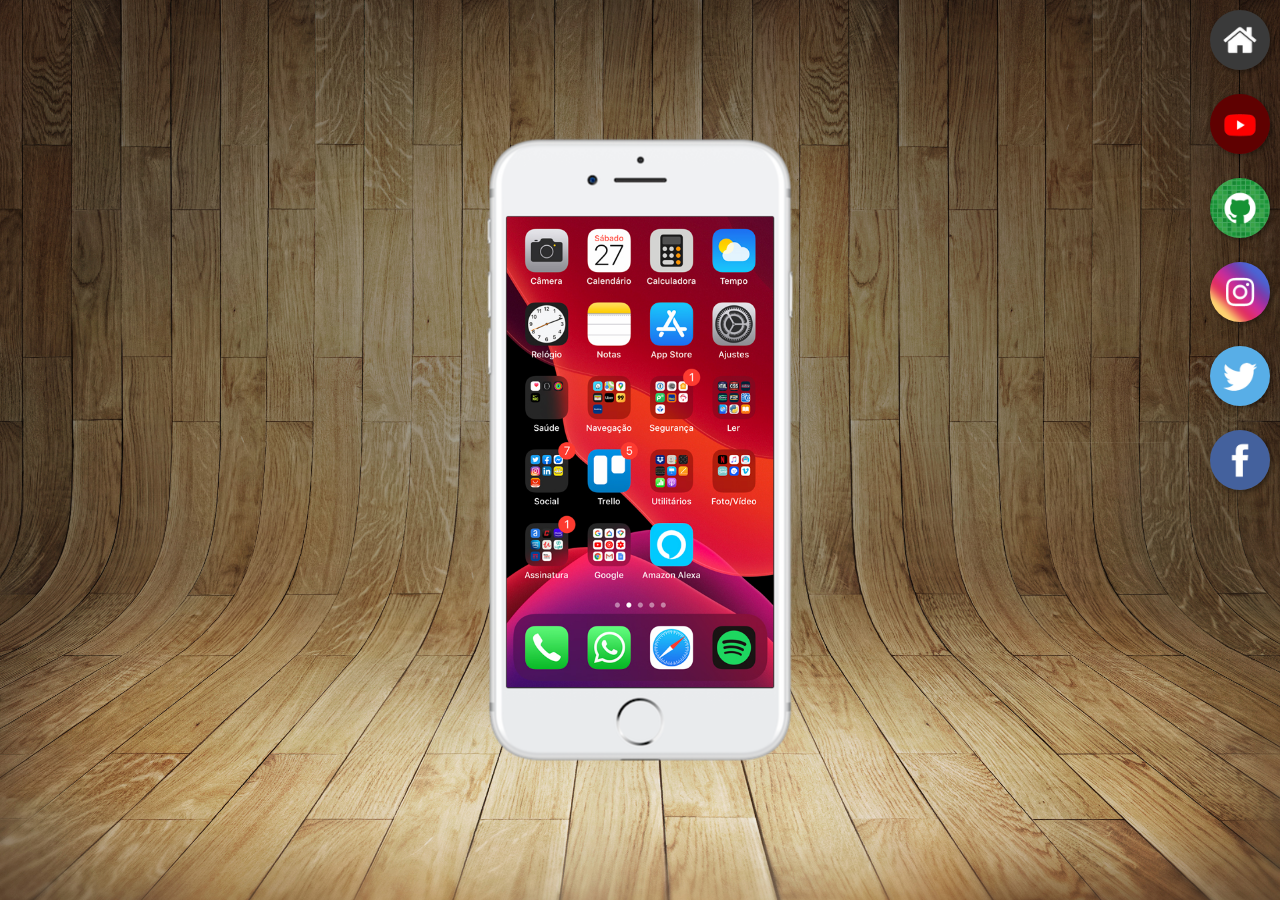
<file: index.html>
<!DOCTYPE html>
<html lang="en">
<head>
   <meta charset="UTF-8">
   <meta http-equiv="X-UA-Compatible" content="IE=edge">
   <meta name="viewport" content="width=device-width, initial-scale=1.0">
   <title>Social Media Project</title>
   <link rel="shortcut icon" href="./imagens/favicon.ico" type="image/x-icon">
   <link rel="stylesheet" href="estilos/style.css">
</head>
<body>
   <main>
      <section id="phone">
         <iframe src="home.html" frameborder="0" name="screen" id="screen">
            <p>Seu navegar não é compatível com isso.</p>
         </iframe>
      </section>
      <section id="social-media">
         <a href="home.html" target="screen">
            <img src="imagens/logo-home.jpg" alt="Home">
         </a><br>
         <a href="youtube.html" target="screen">
            <img src="imagens/logo-youtube.jpg" alt="Youtube">
         </a><br>
         <a href="github.html" target="screen">
            <img src="imagens/logo-github.jpg" alt="Github">
         </a><br>
         <a href="instagram.html" target="screen">
            <img src="imagens/logo-instagram.jpg" alt="Instagram">
         </a><br>
         <a href="twitter.html" target="screen">
            <img src="imagens/logo-twitter.jpg" alt="Twitter">
         </a><br>
         <a href="facebook.html" target="screen">
            <img src="imagens/logo-facebook.jpg" alt="Facebook">
         </a>
      </section>
   </main>
</body>
</html>
</file>
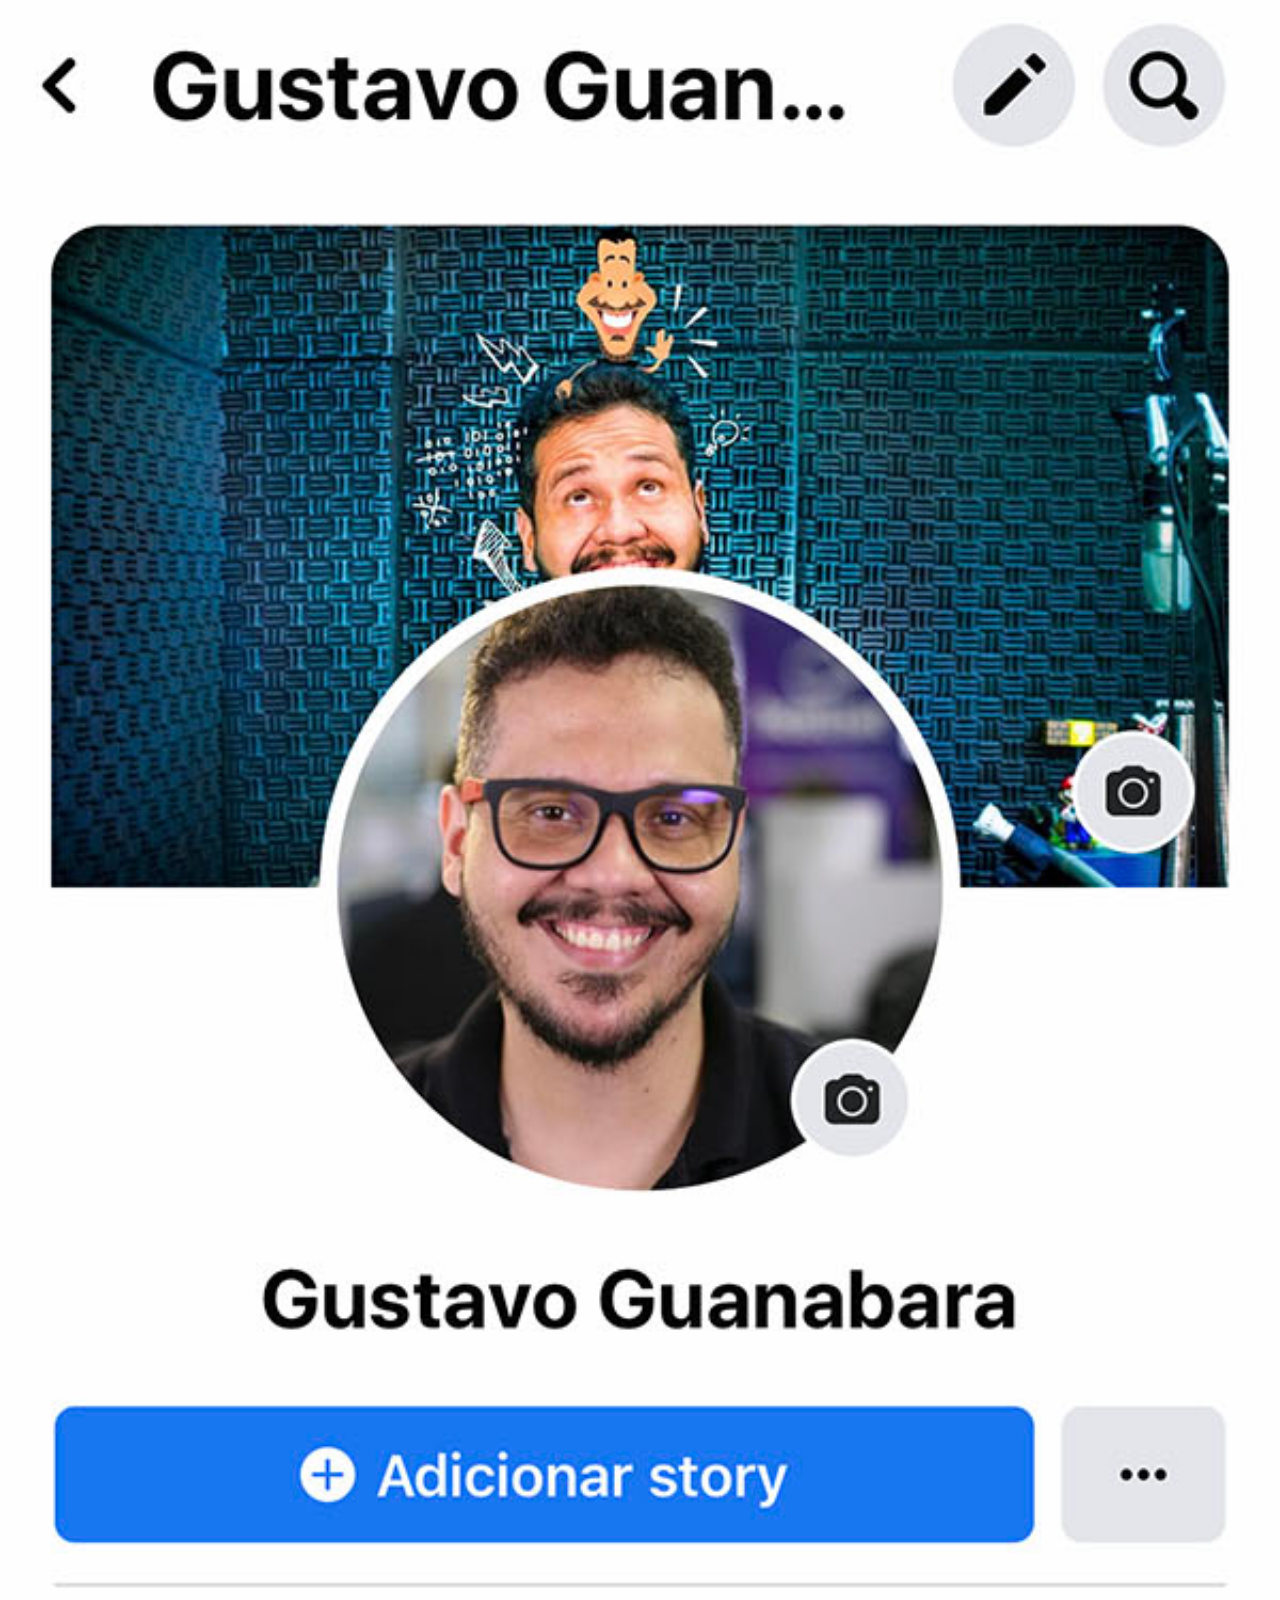
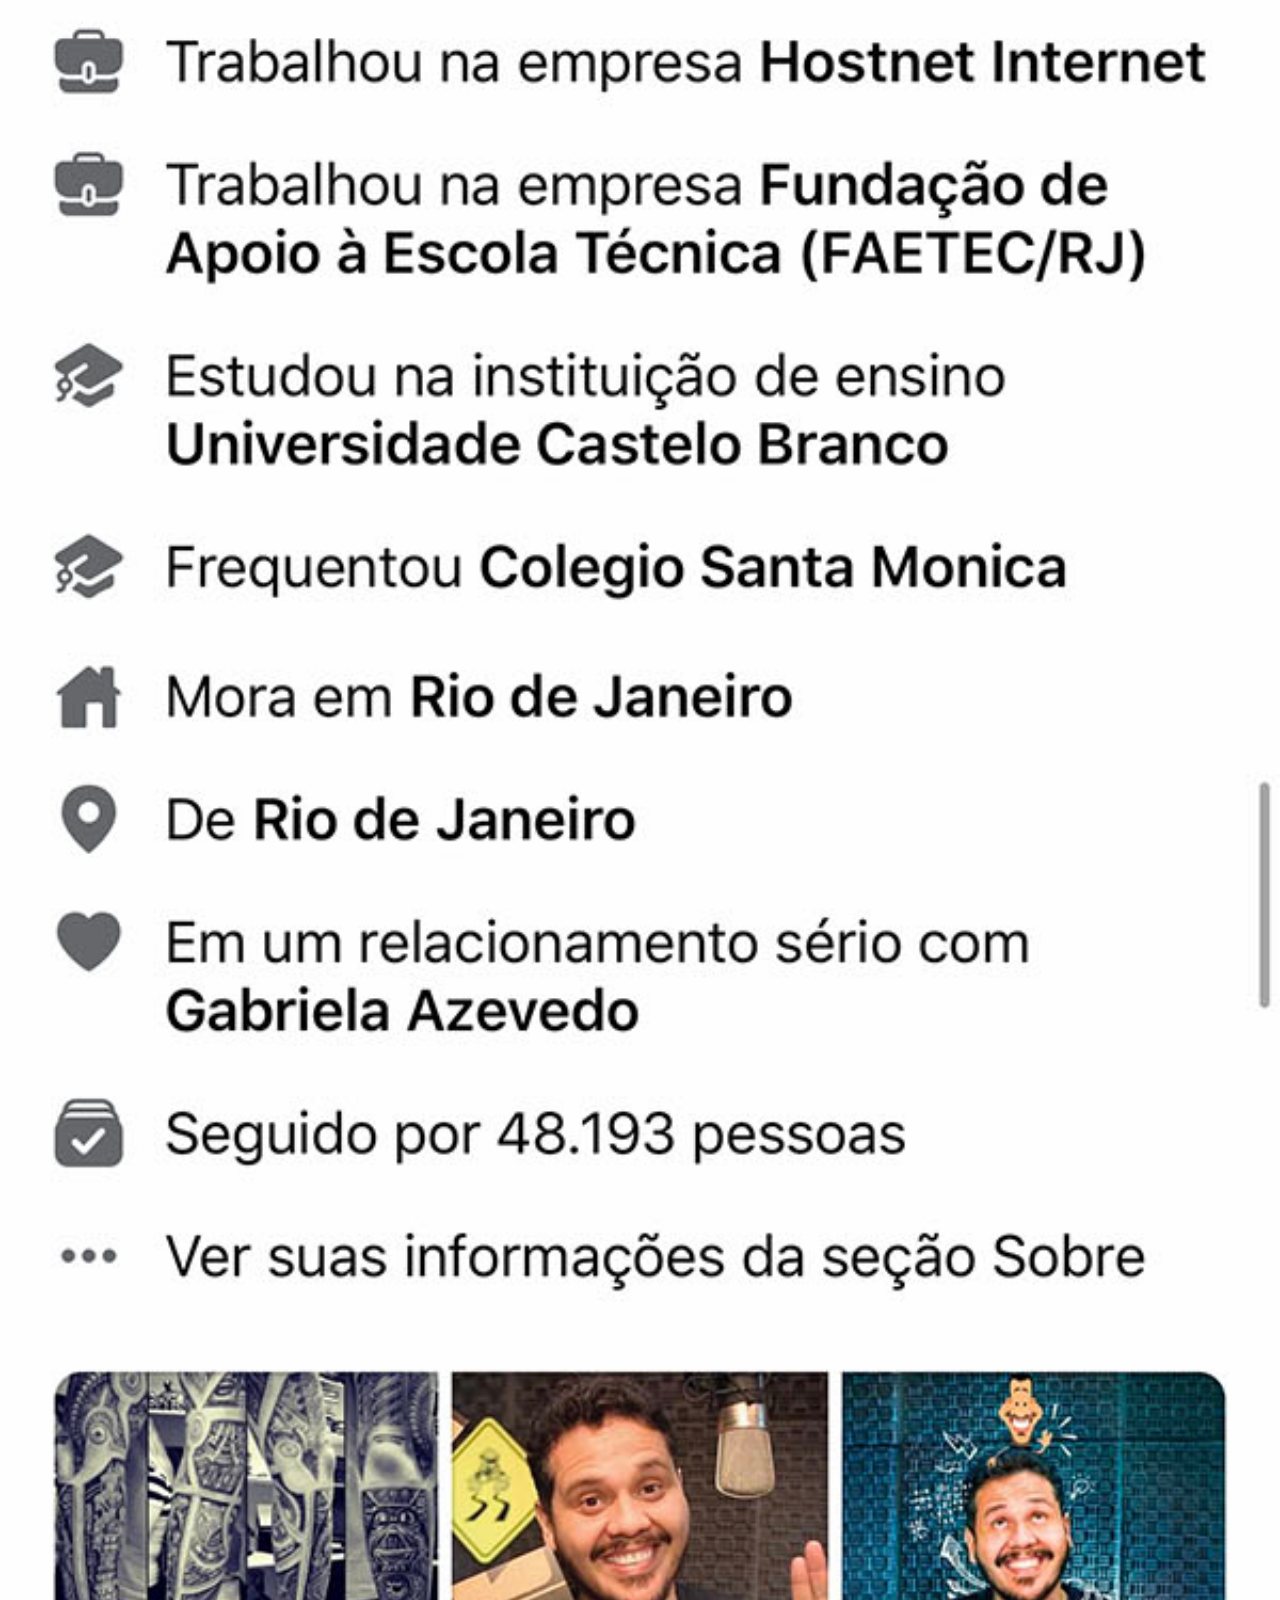
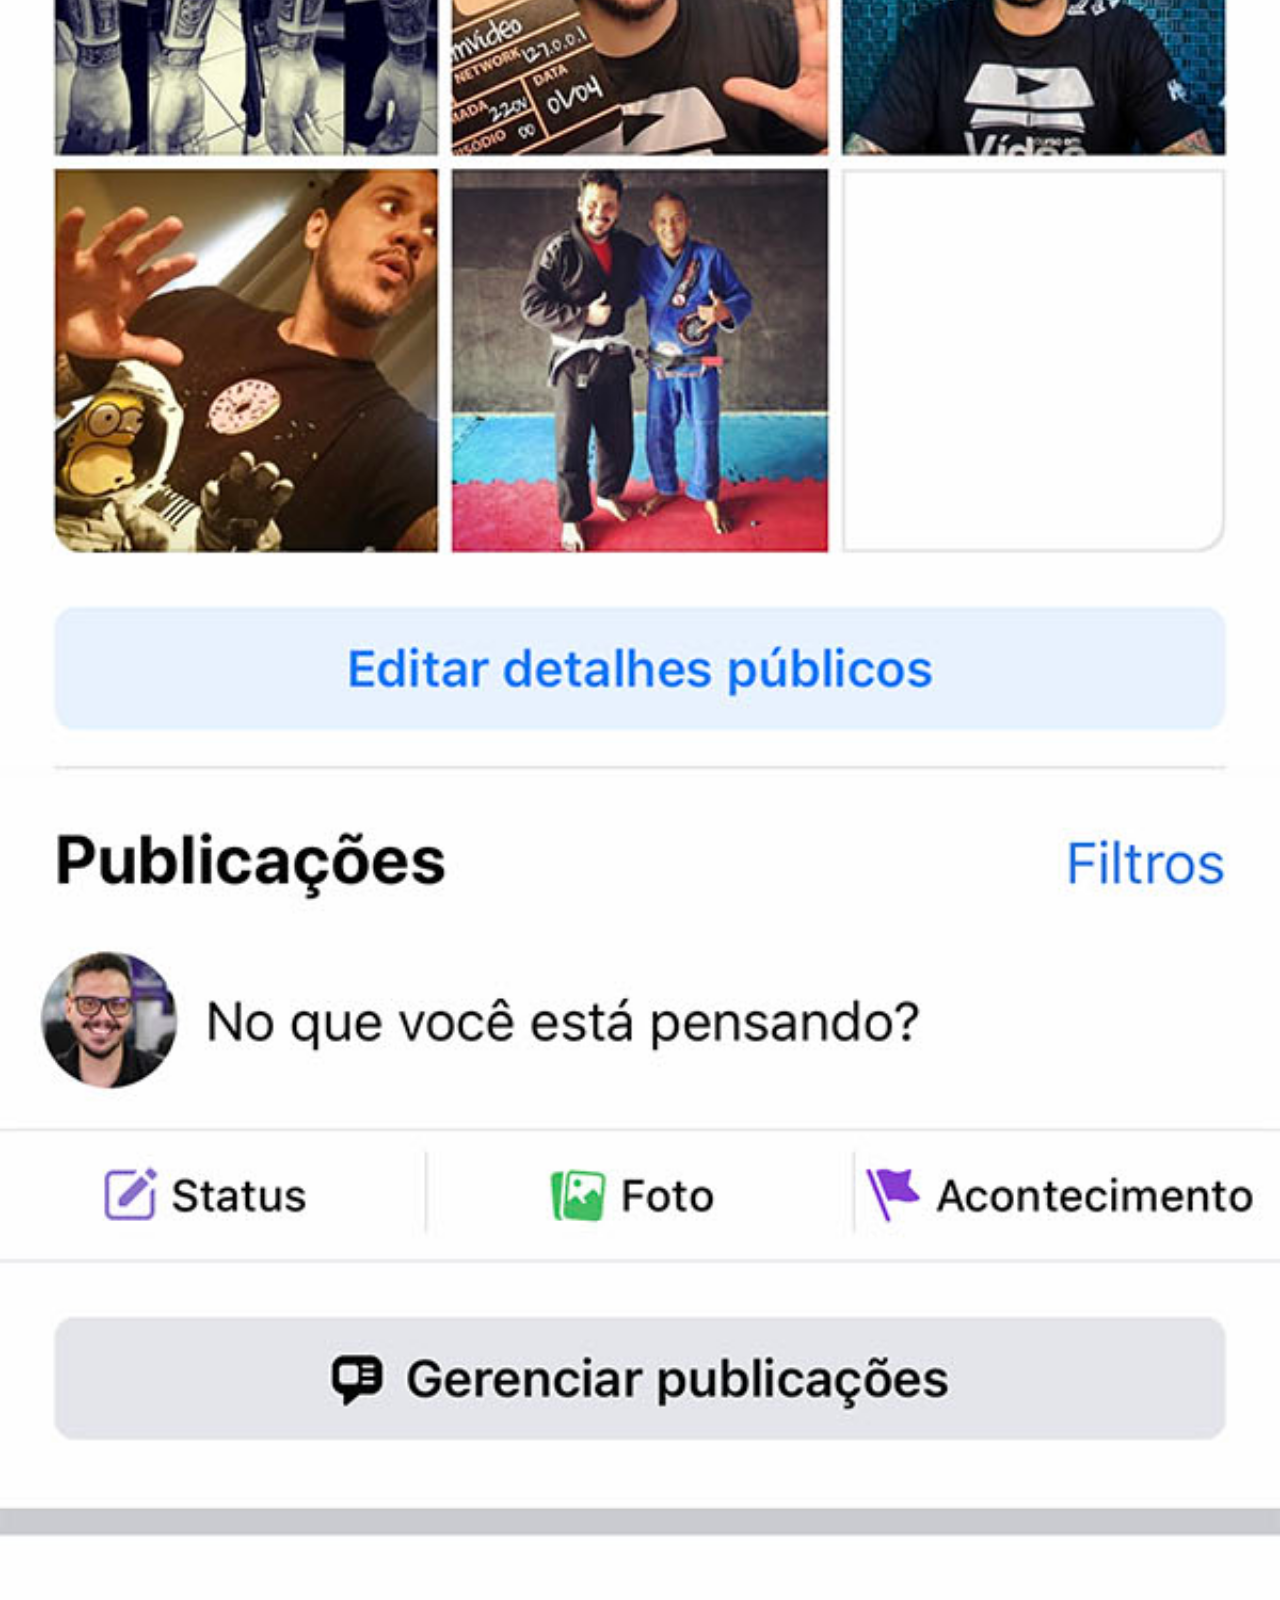
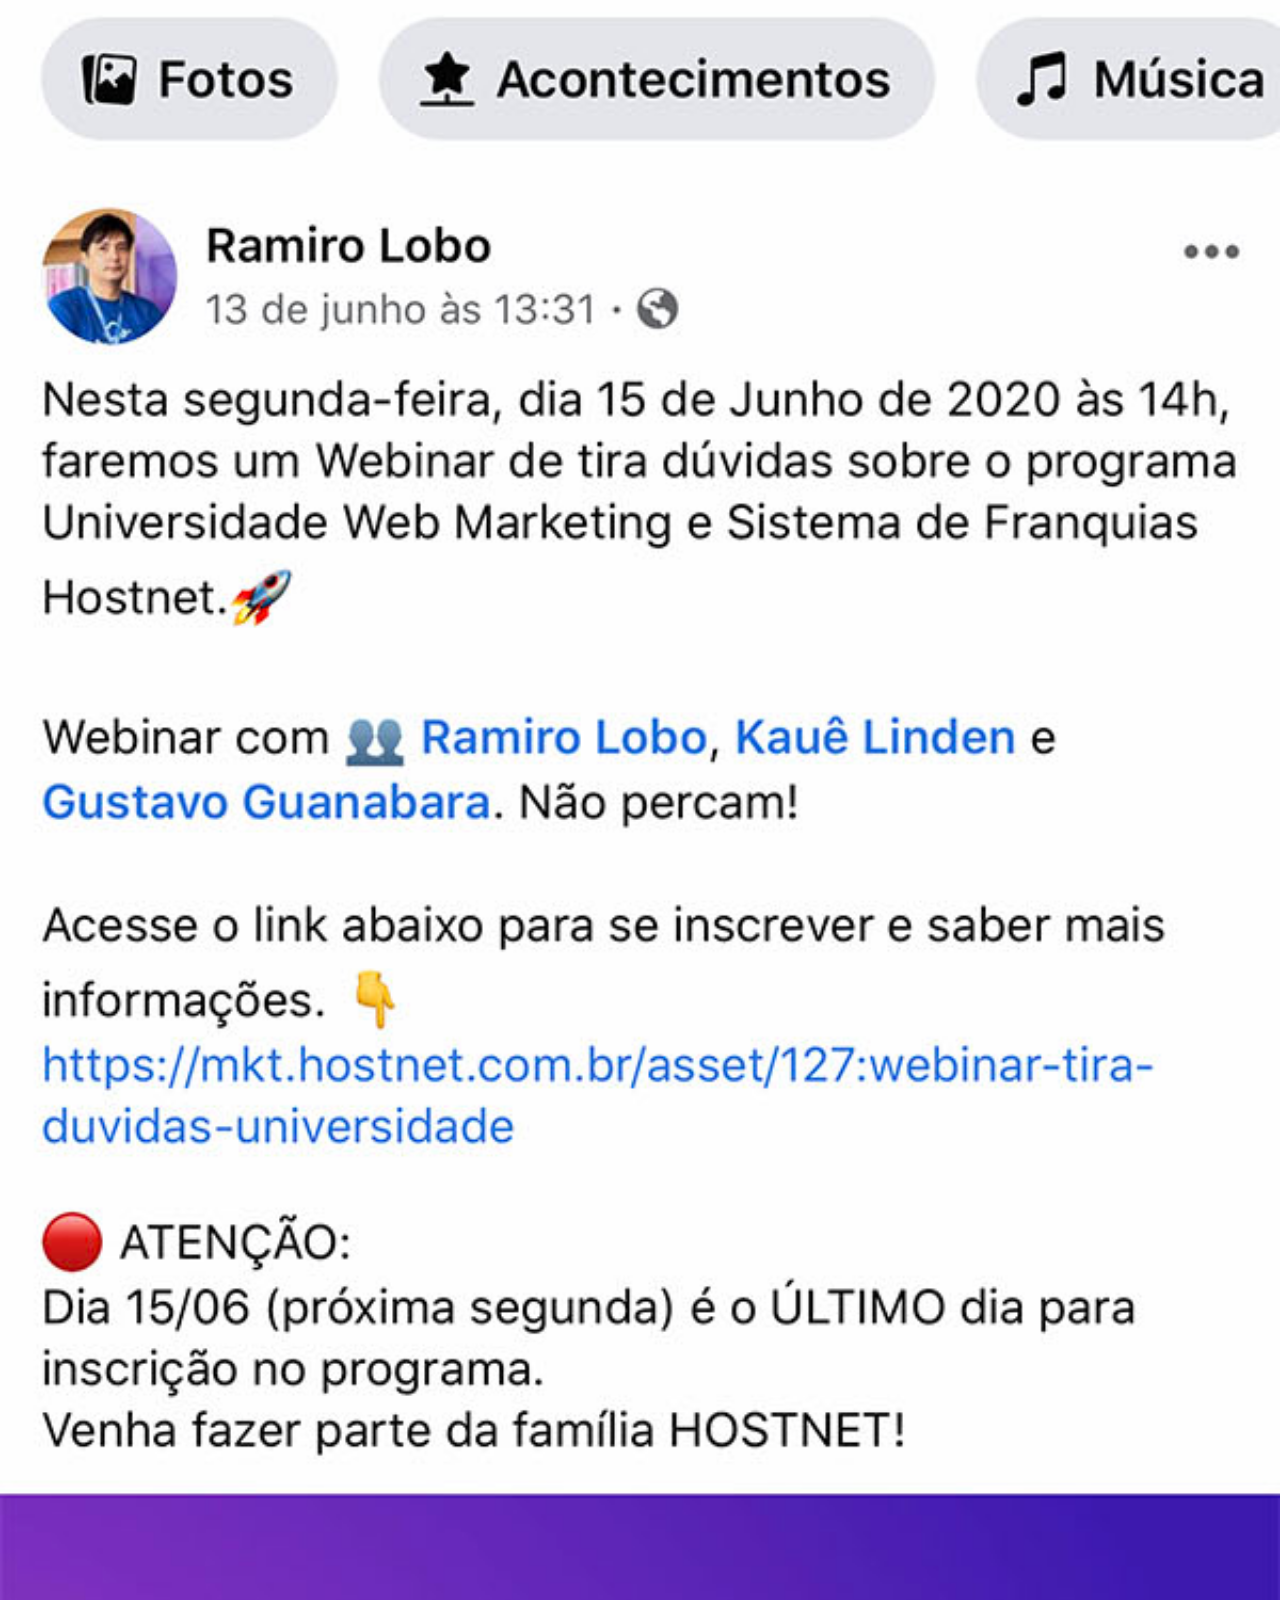
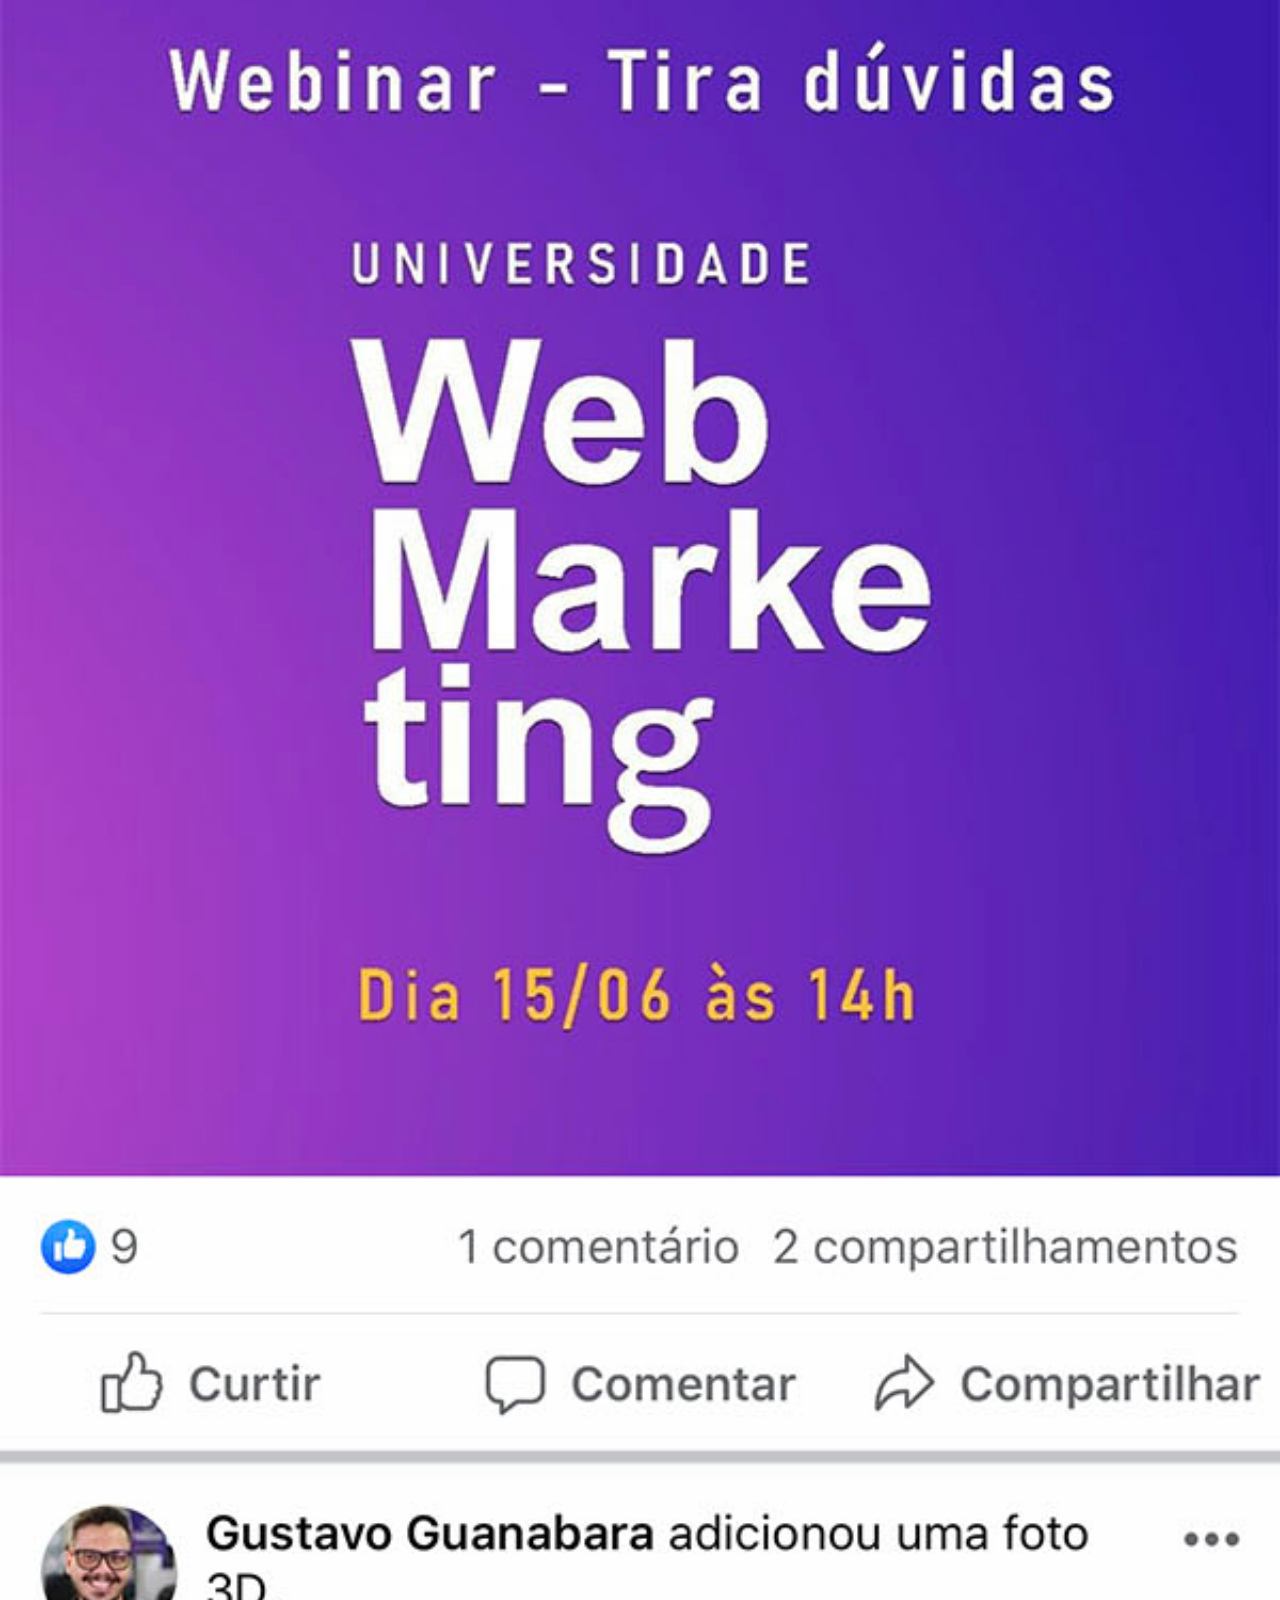
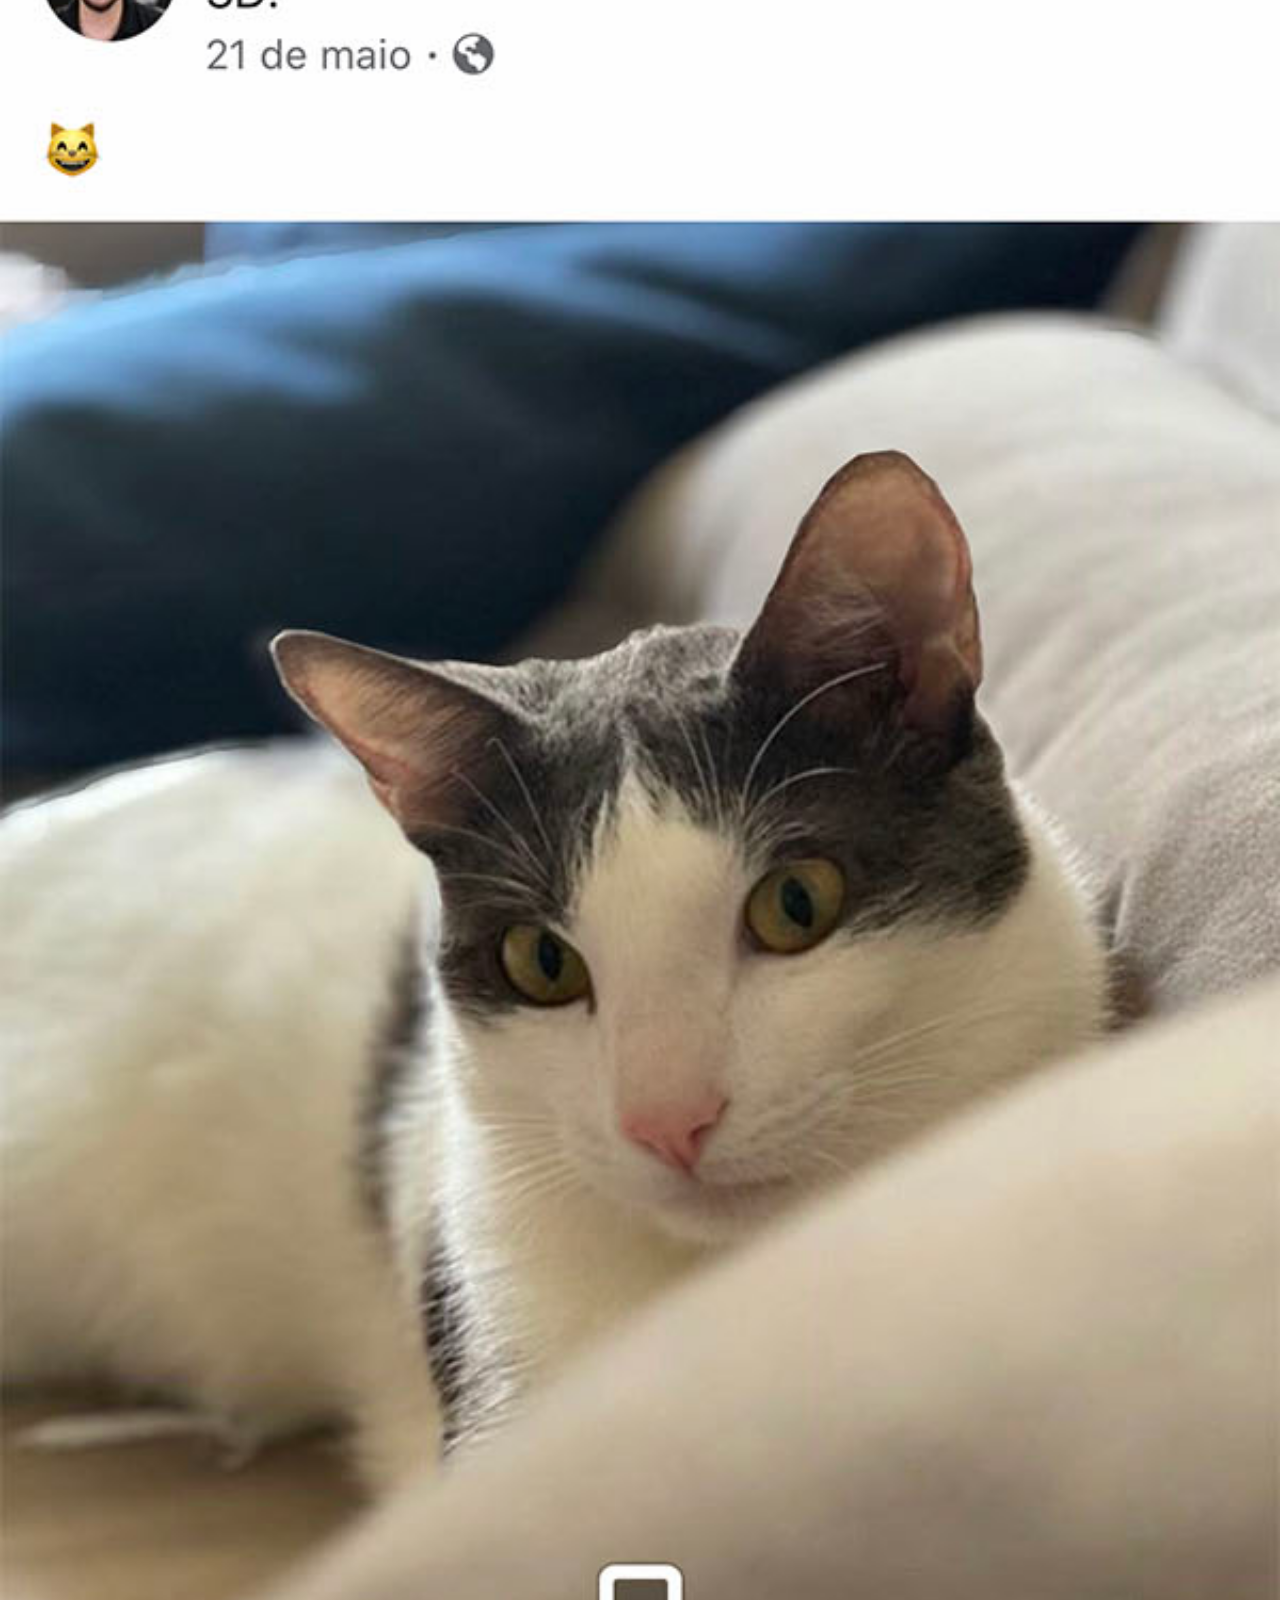
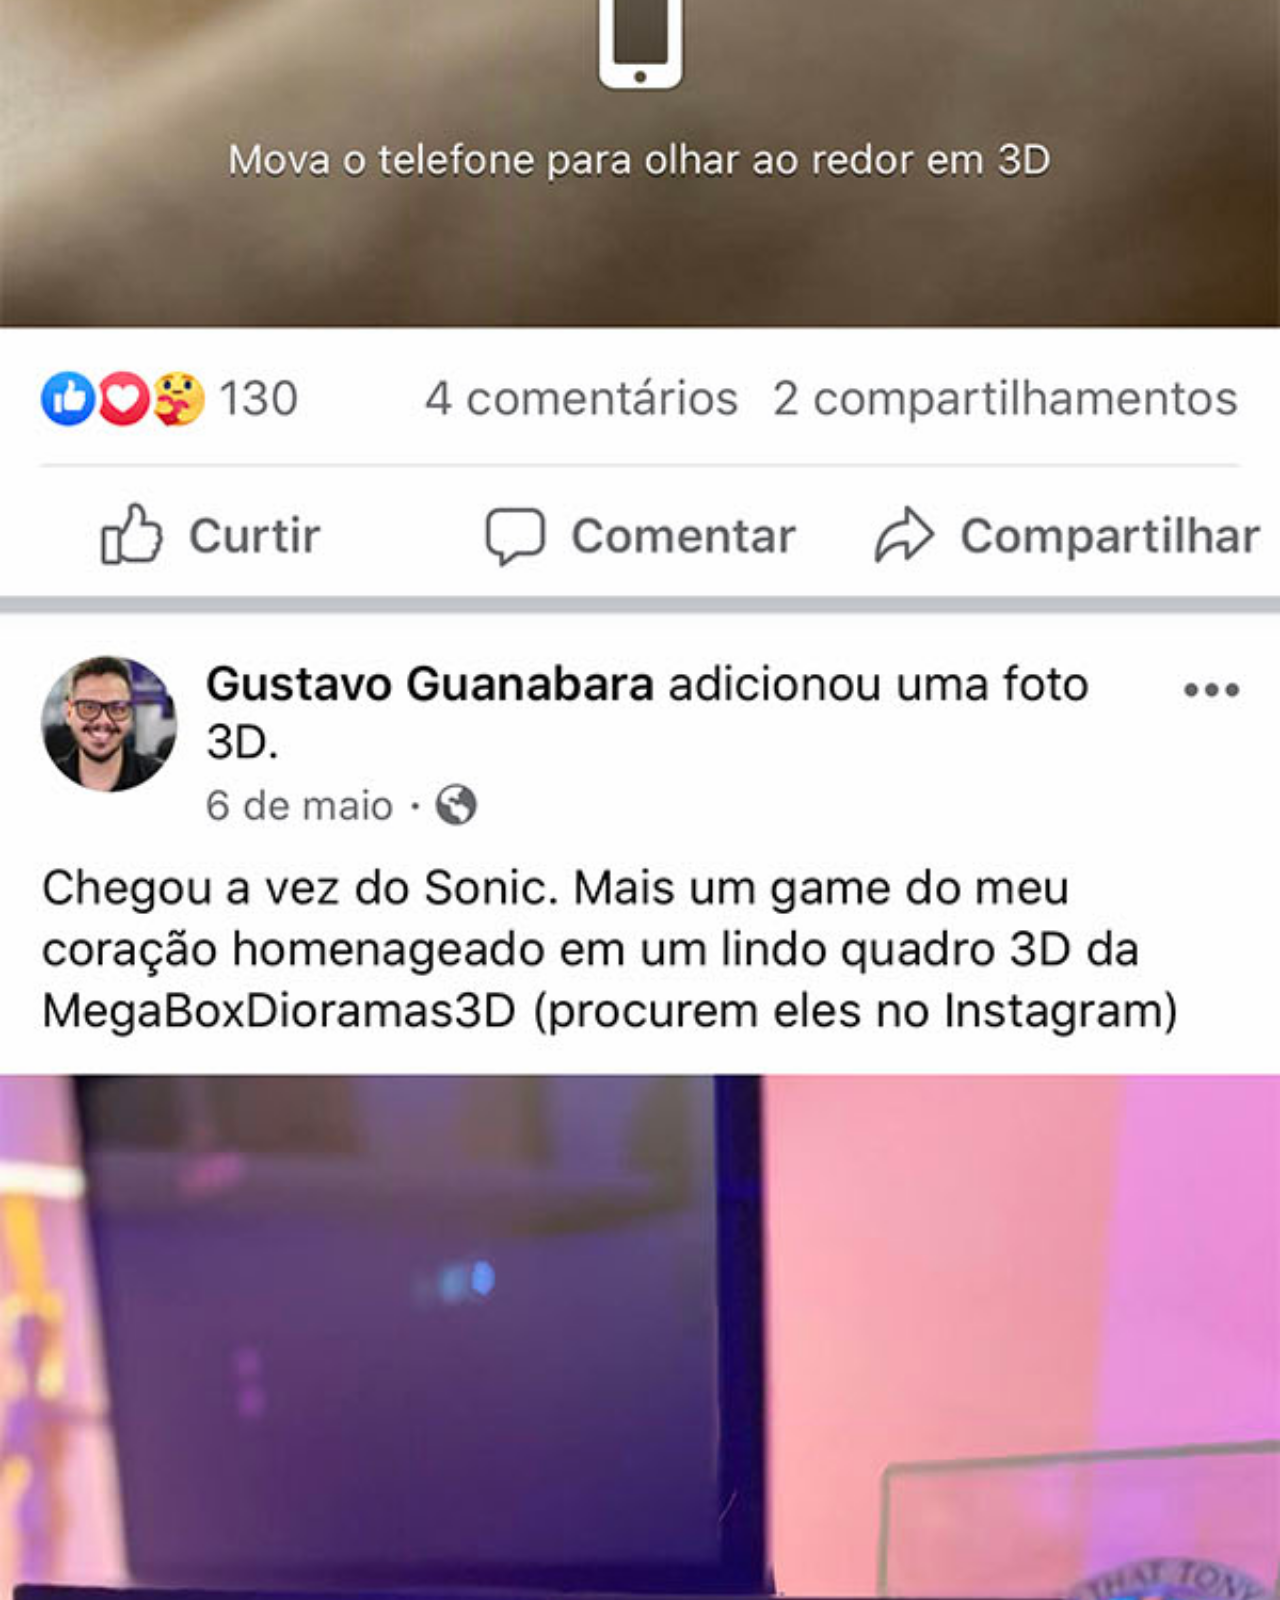
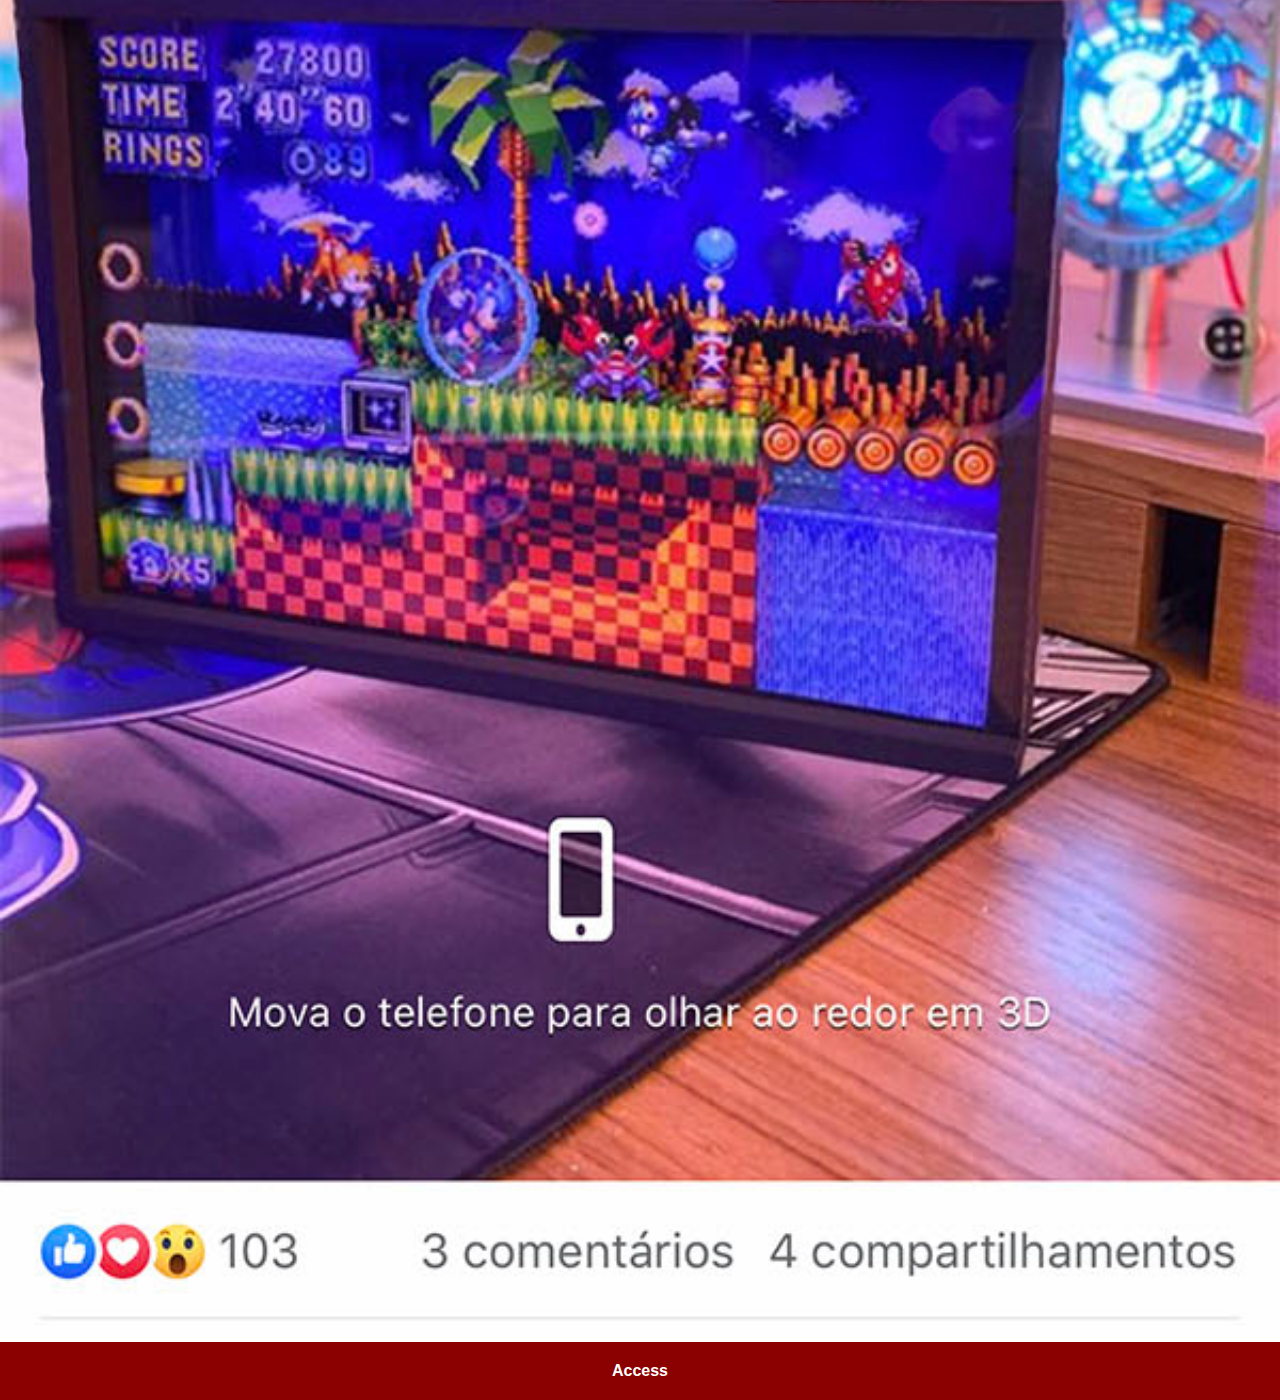
<file: facebook.html>
<!DOCTYPE html>
<html lang="en">
<head>
   <meta charset="UTF-8">
   <meta http-equiv="X-UA-Compatible" content="IE=edge">
   <meta name="viewport" content="width=device-width, initial-scale=1.0">
   <title>Facebook</title>
   <link rel="stylesheet" href="estilos/social.css">
</head>
<body>
   <img src="imagens/tela-facebook.jpg" alt="Facebook">
   <a href="https://www.facebook.com" target="_blank">Access</a>
</body>
</html>
</file>
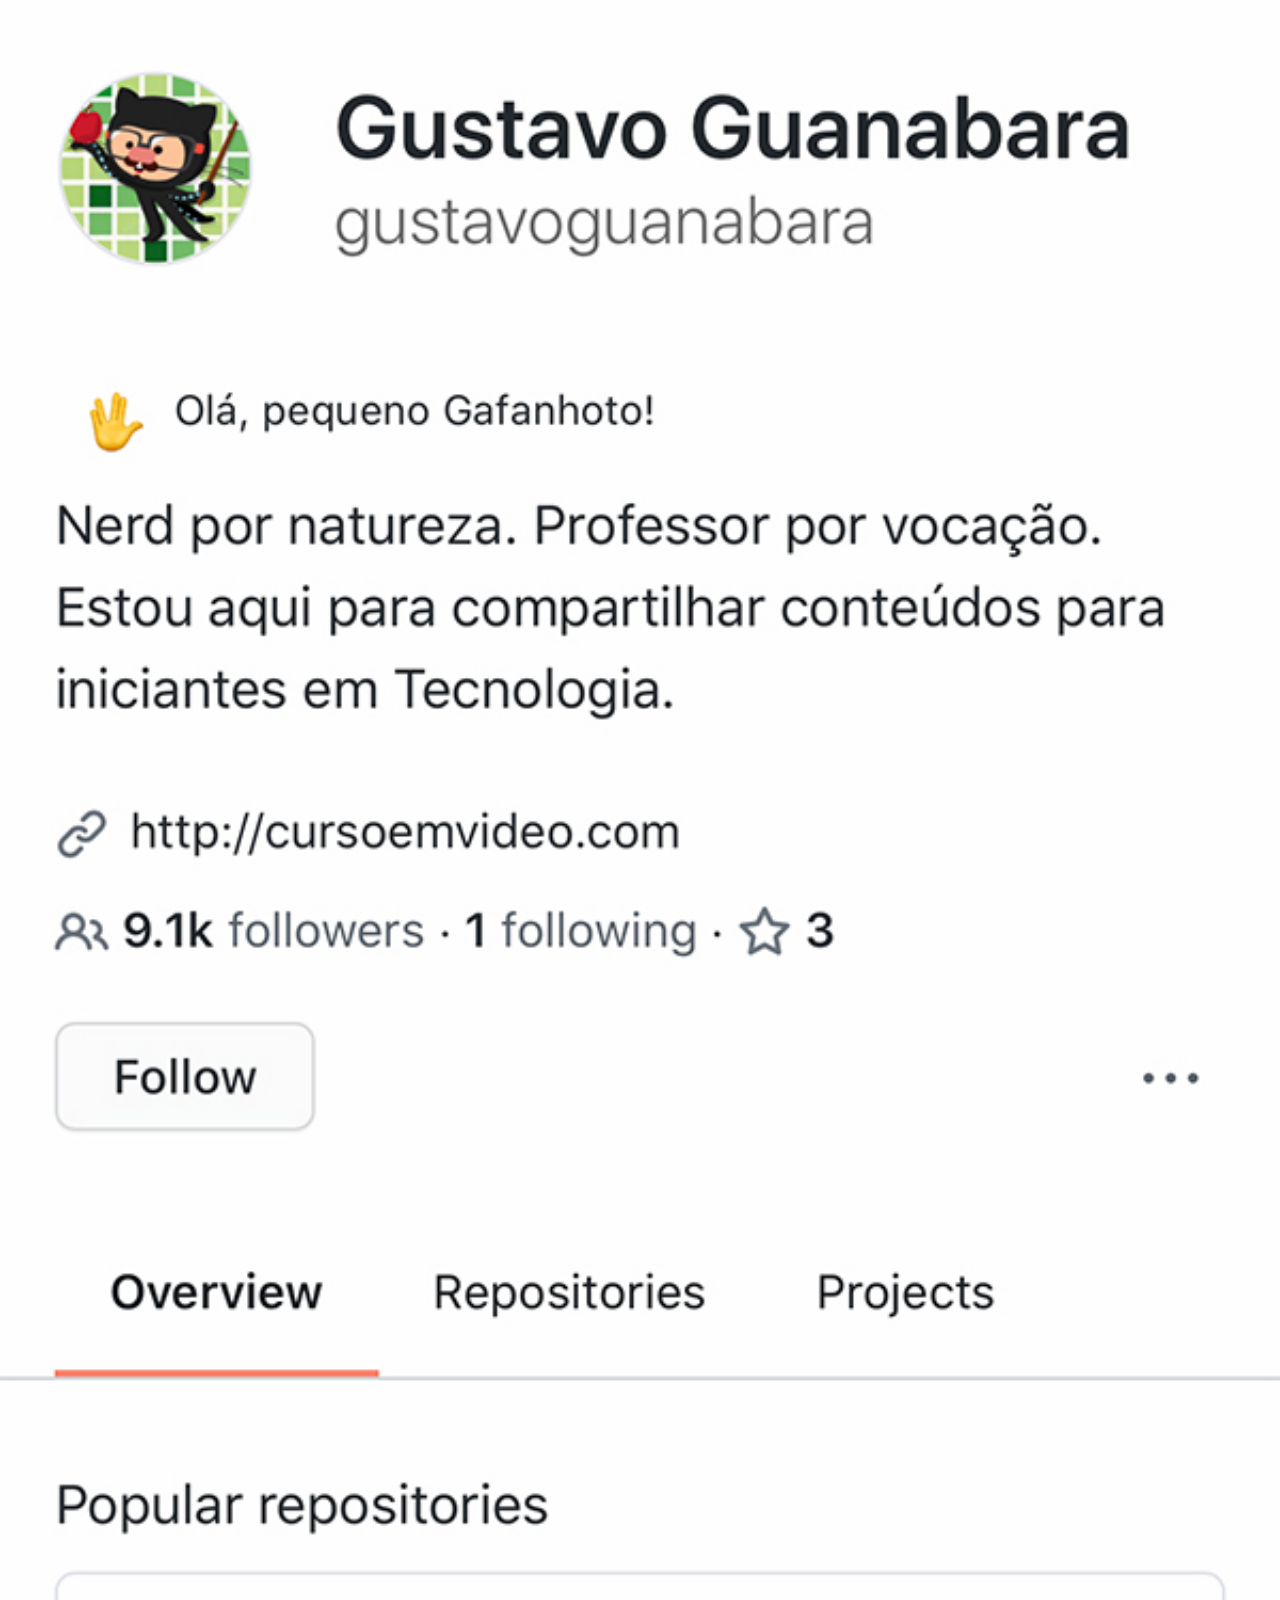
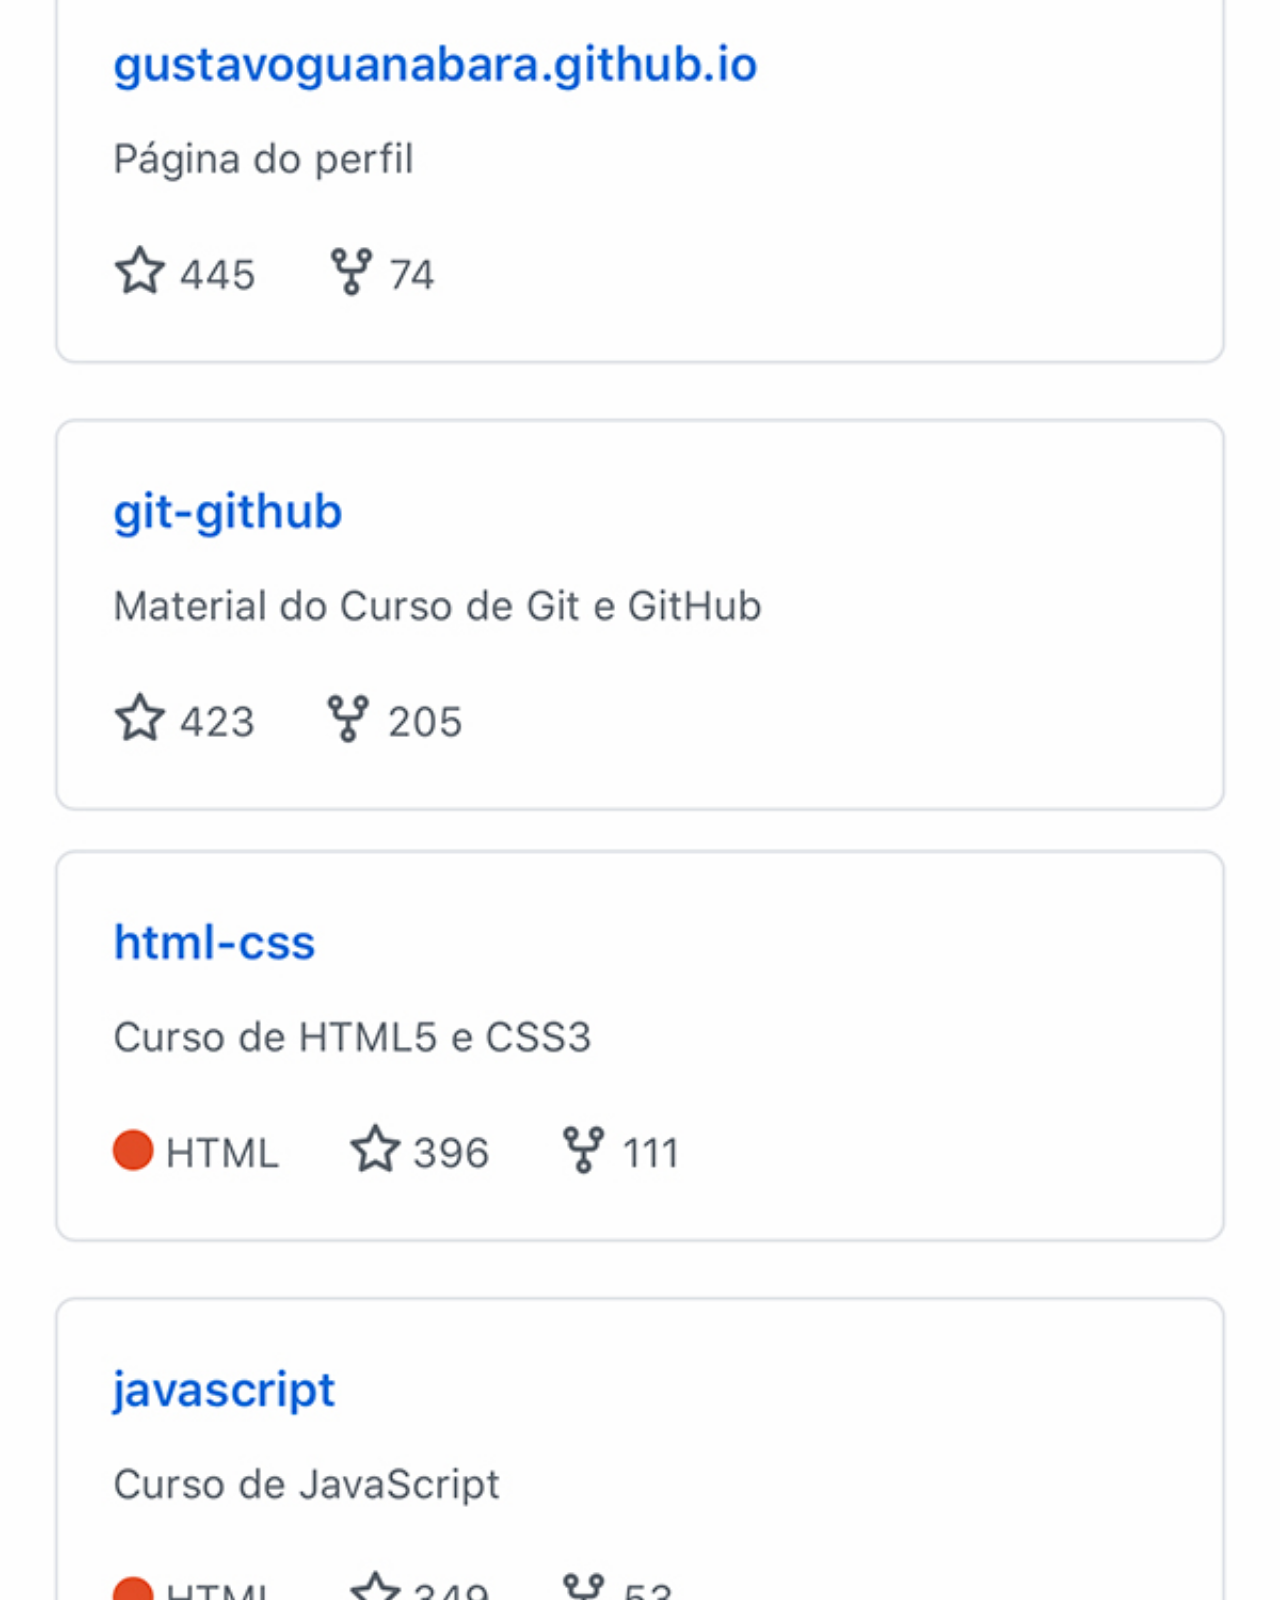
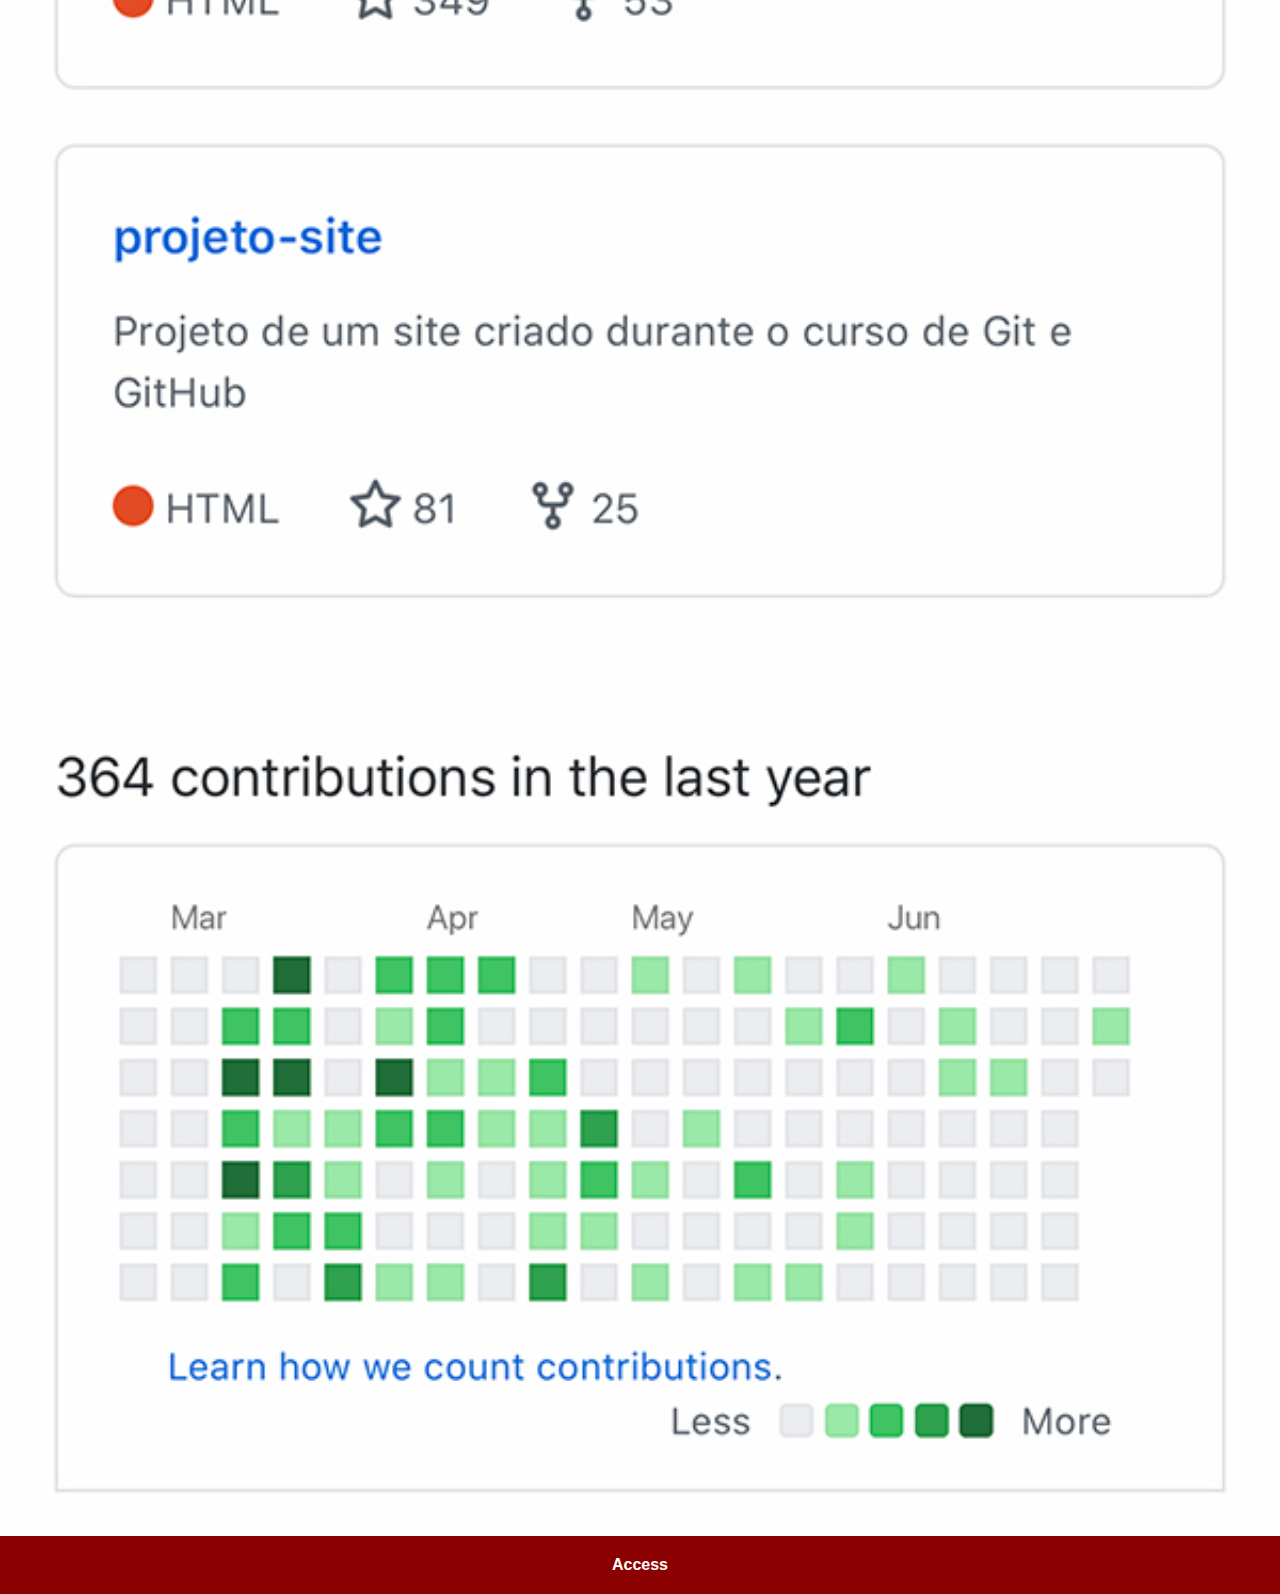
<file: github.html>
<!DOCTYPE html>
<html lang="en">
<head>
   <meta charset="UTF-8">
   <meta http-equiv="X-UA-Compatible" content="IE=edge">
   <meta name="viewport" content="width=device-width, initial-scale=1.0">
   <title>Github</title>
   <link rel="stylesheet" href="estilos/social.css">
</head>
<body>
   <img src="imagens/tela-github.jpg" alt="Github">
   <a href="https://www.github.com/L3non" target="_blank">Access</a>
</body>
</html>
</file>
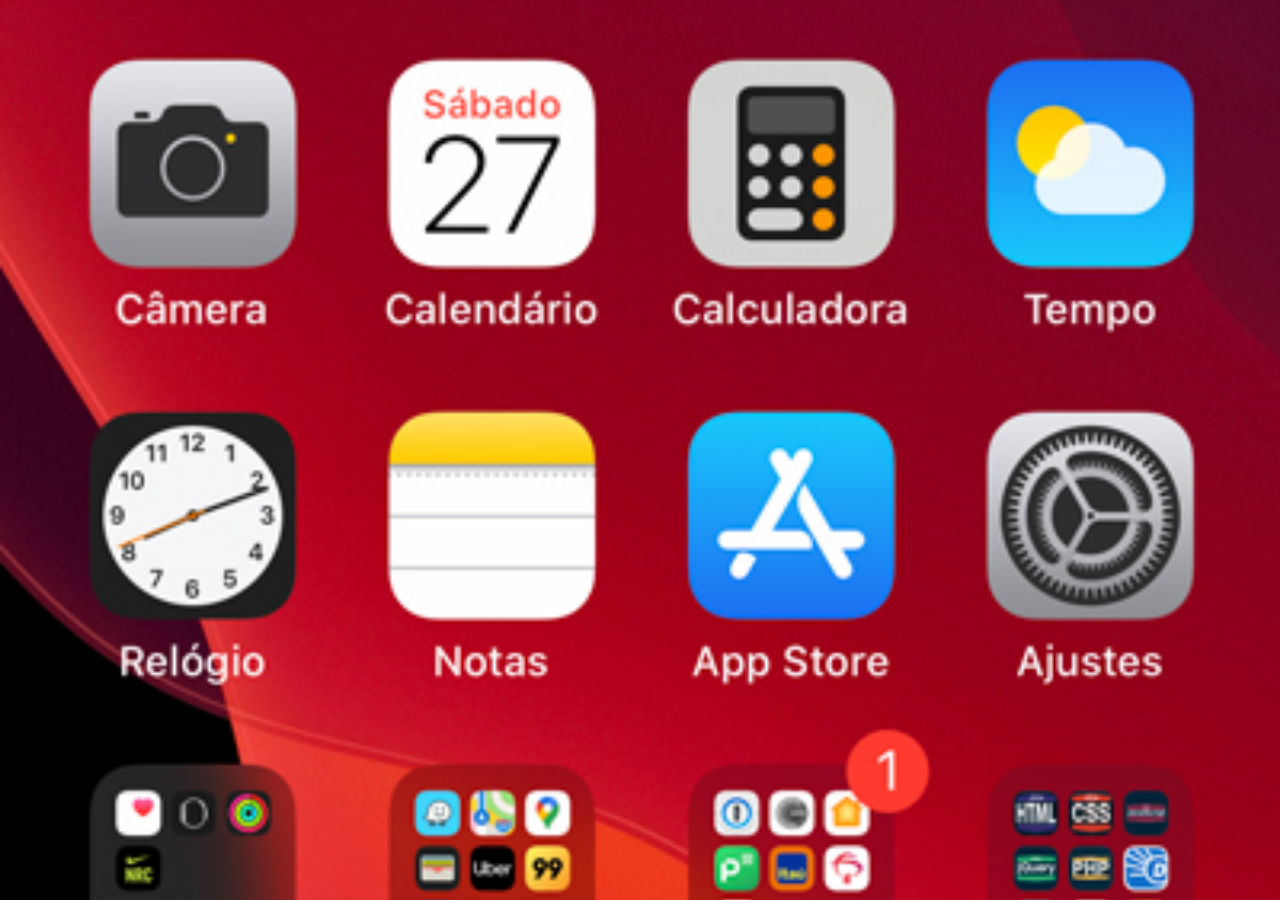
<file: home.html>
<!DOCTYPE html>
<html lang="en">
<head>
   <meta charset="UTF-8">
   <meta http-equiv="X-UA-Compatible" content="IE=edge">
   <meta name="viewport" content="width=device-width, initial-scale=1.0">
   <title>Home</title>
   <style>
      *{
         margin: 0;
         padding: 0;
      }

      body{
         width: 100vw;
         height: 100vh;
         background: black url(imagens/tela-home.jpg) no-repeat top center;
         background-size: cover;
      }
   </style>
</head>
<body>
</body>
</html>
</file>
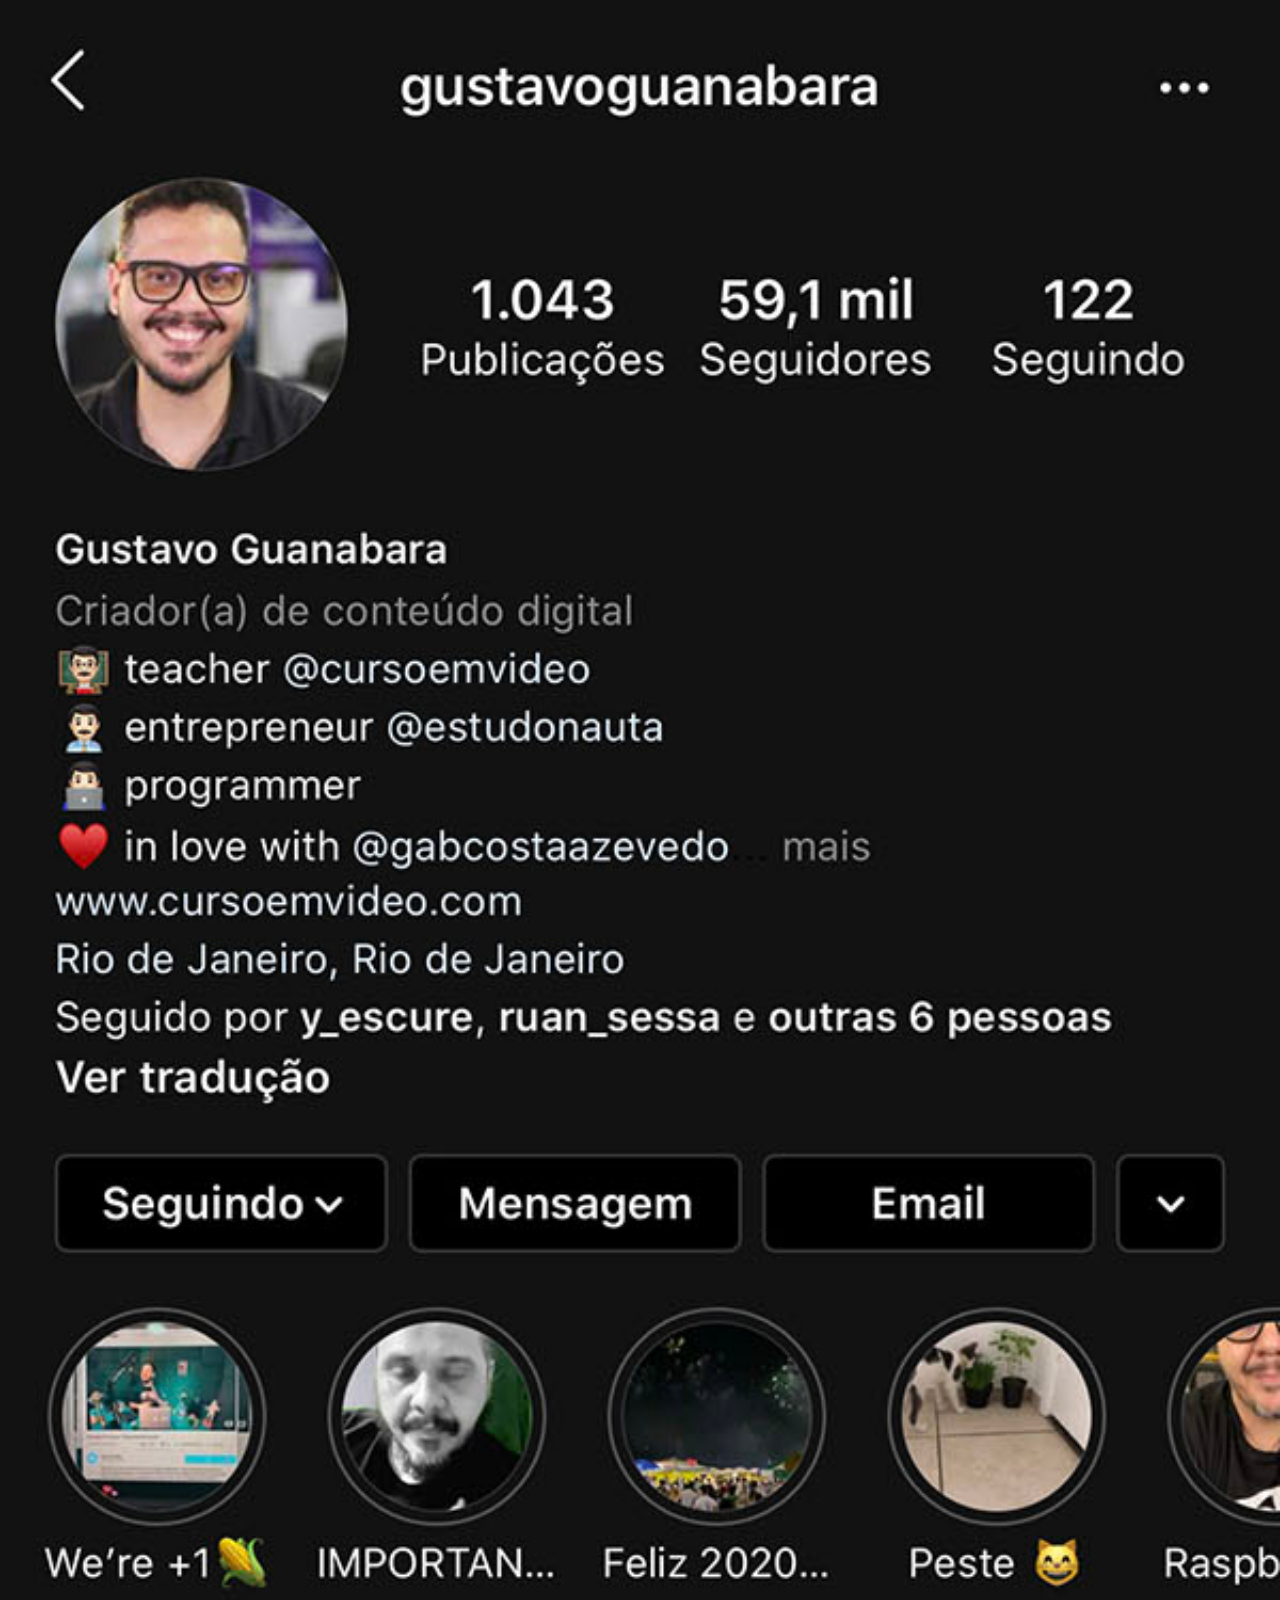
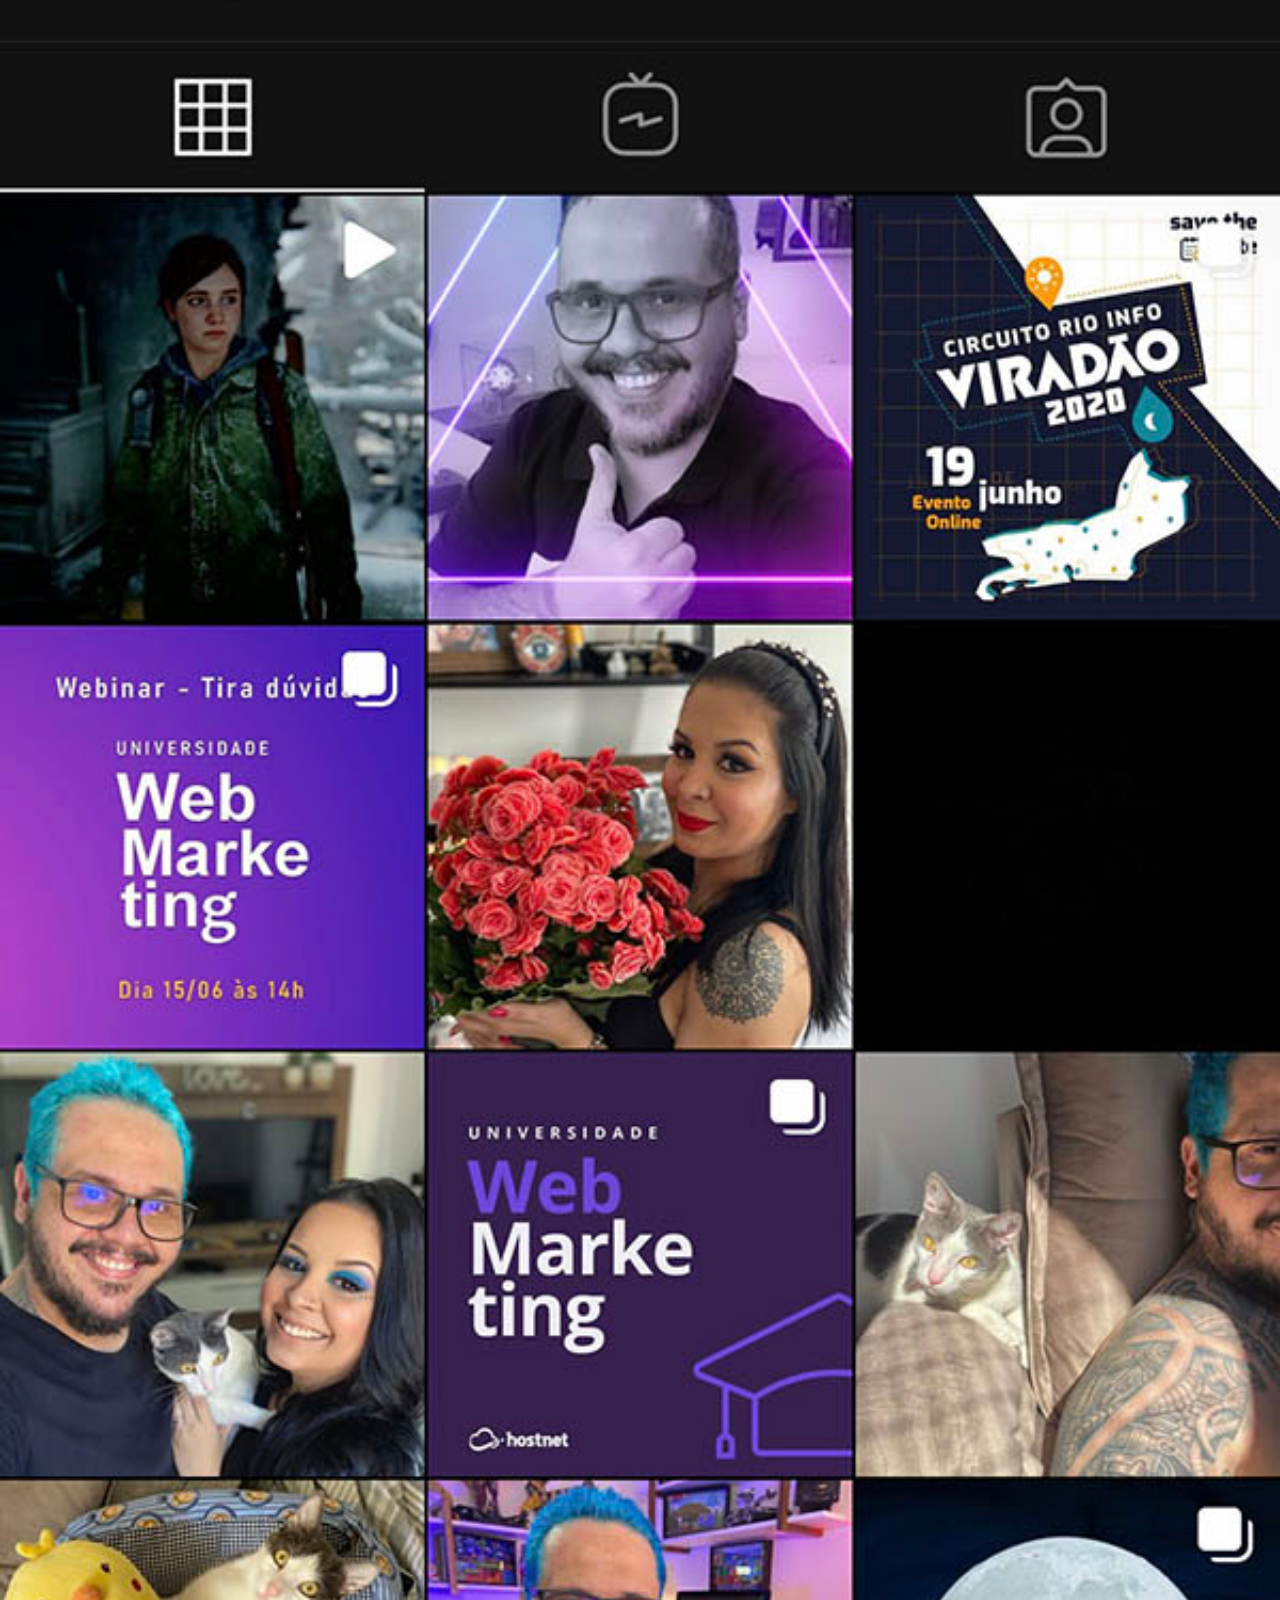
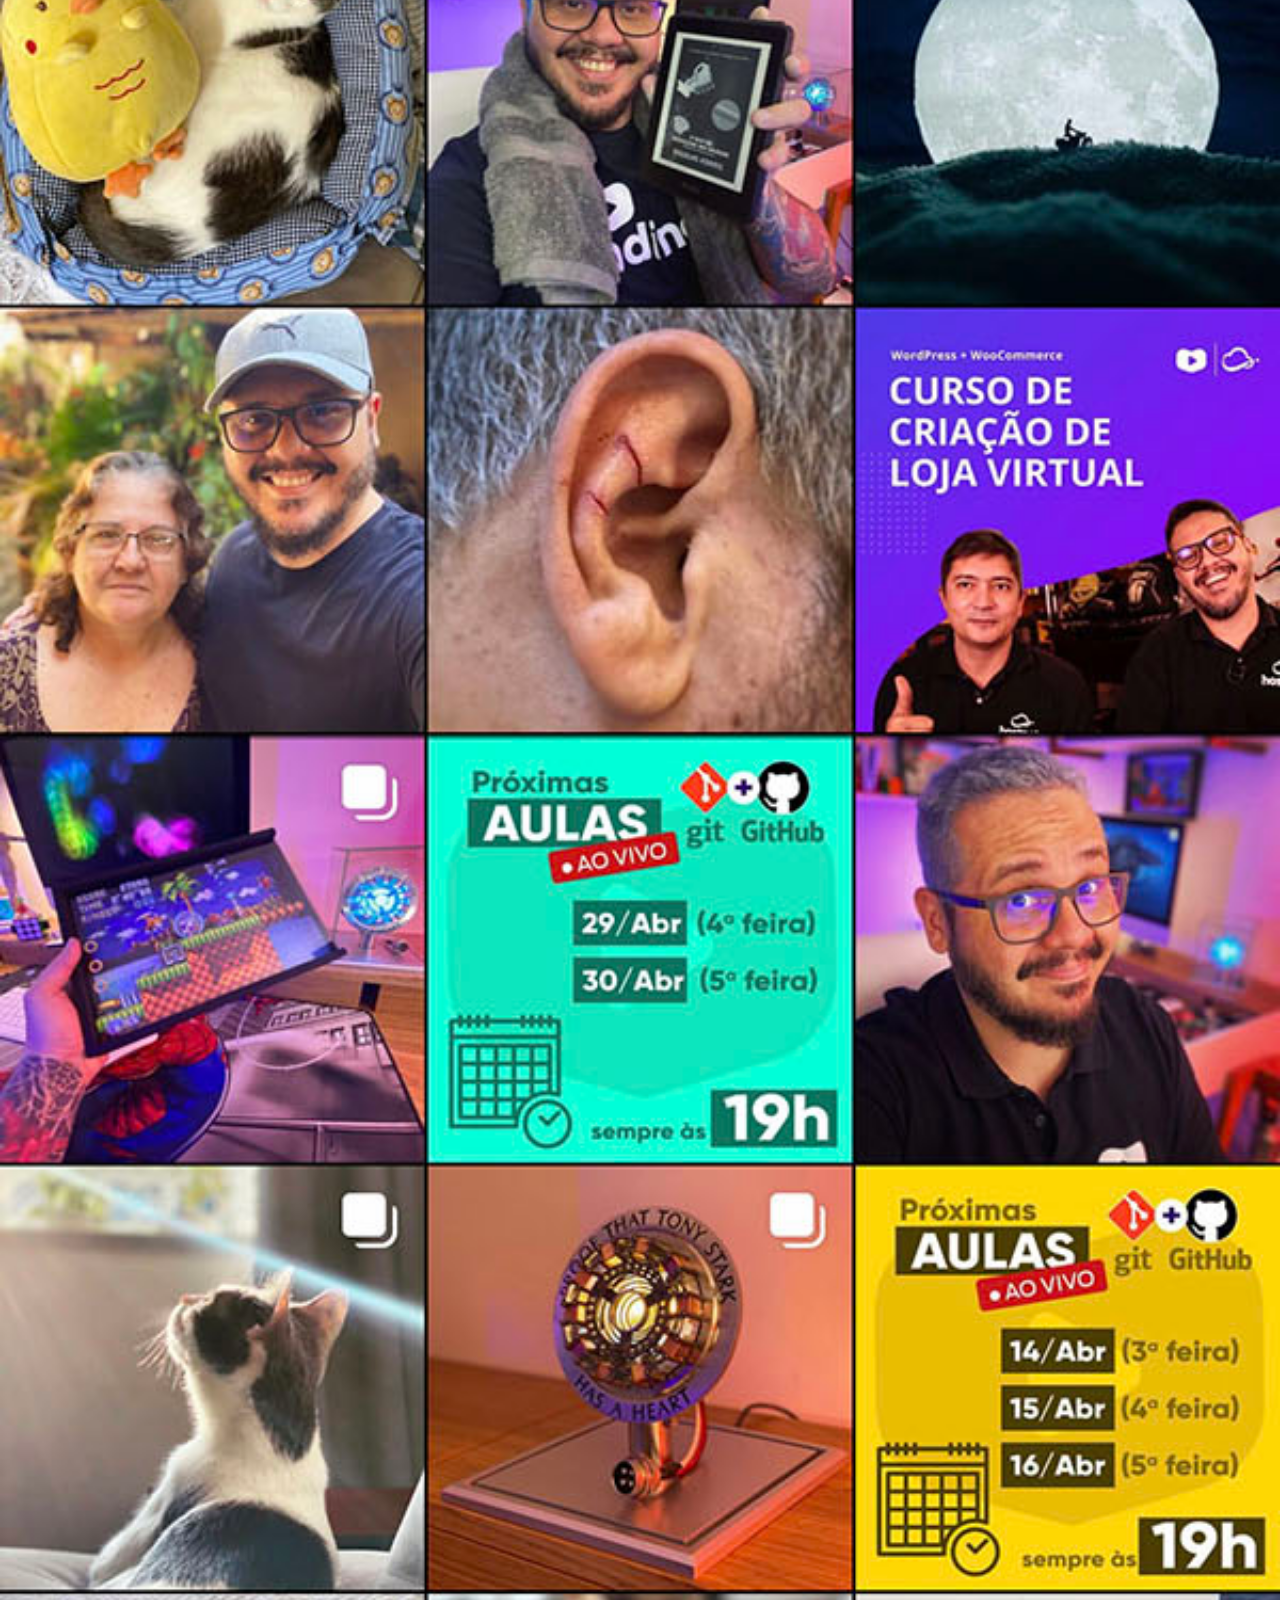
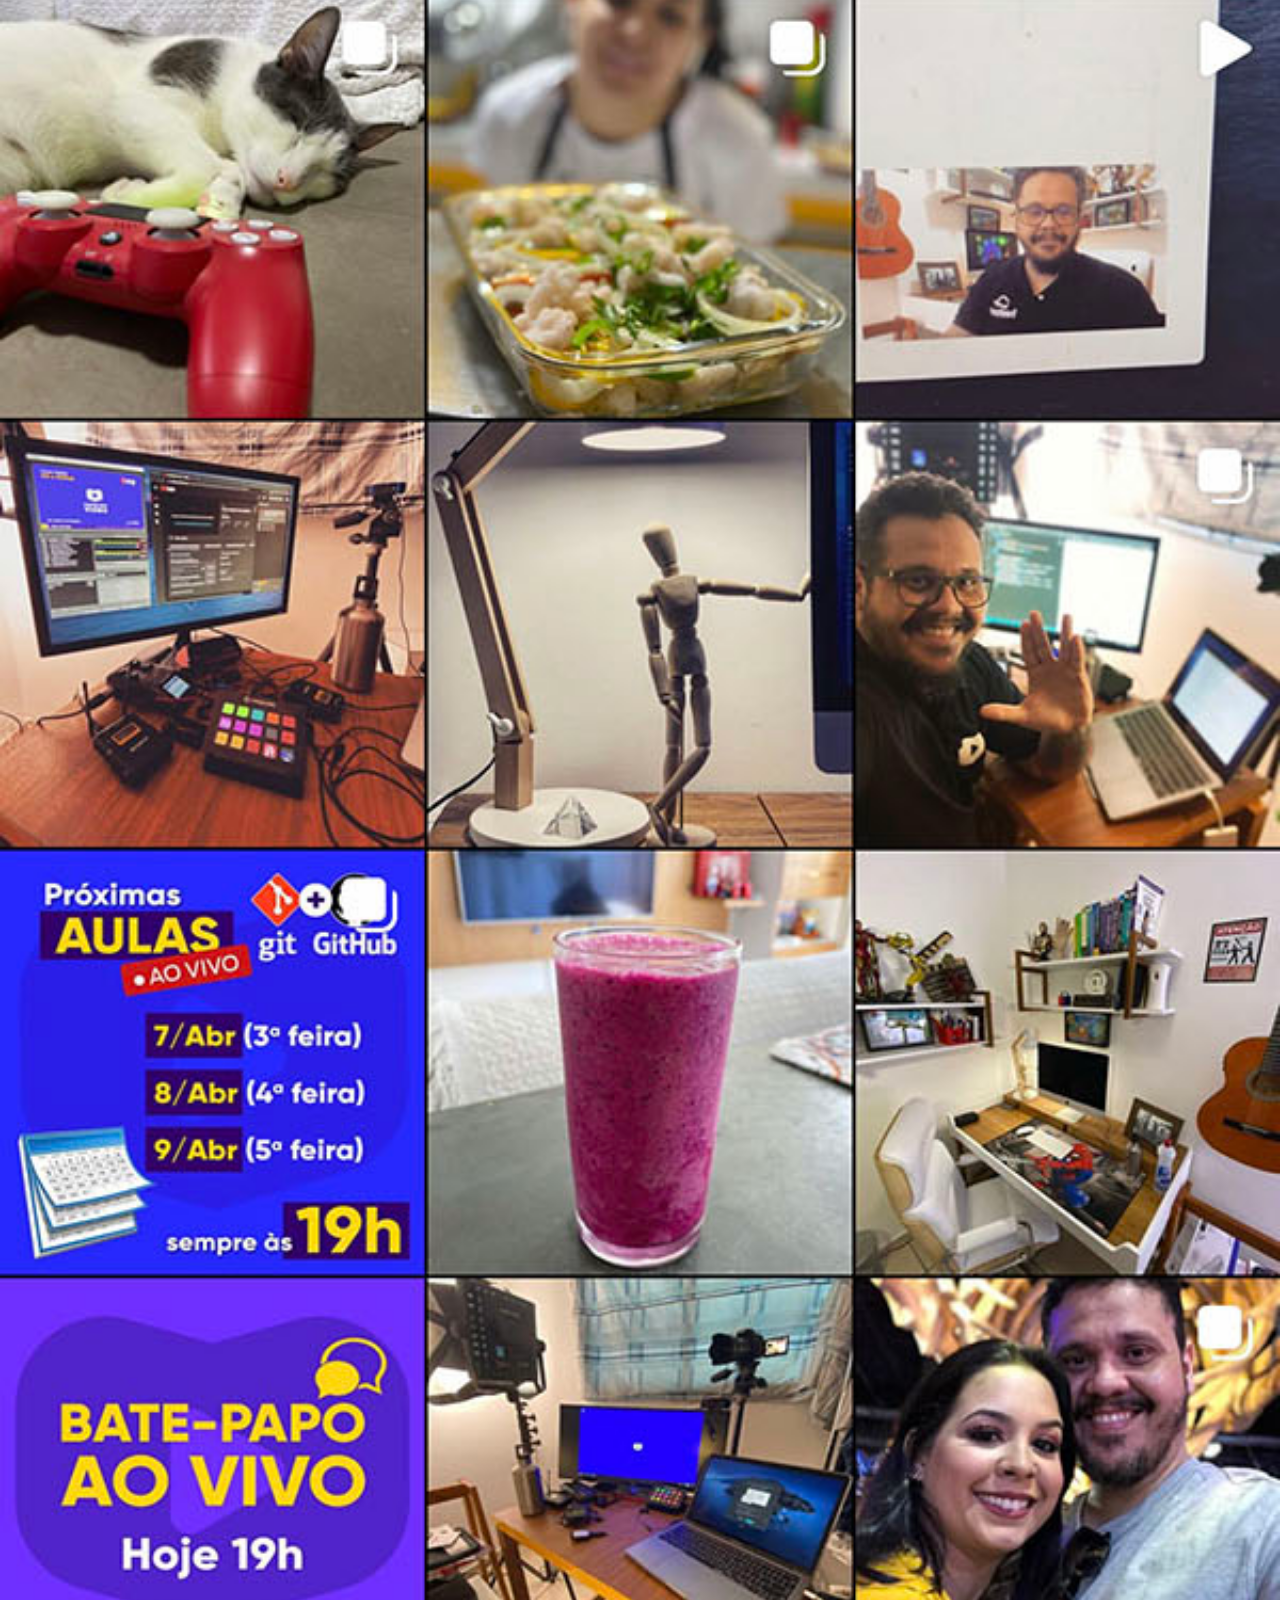
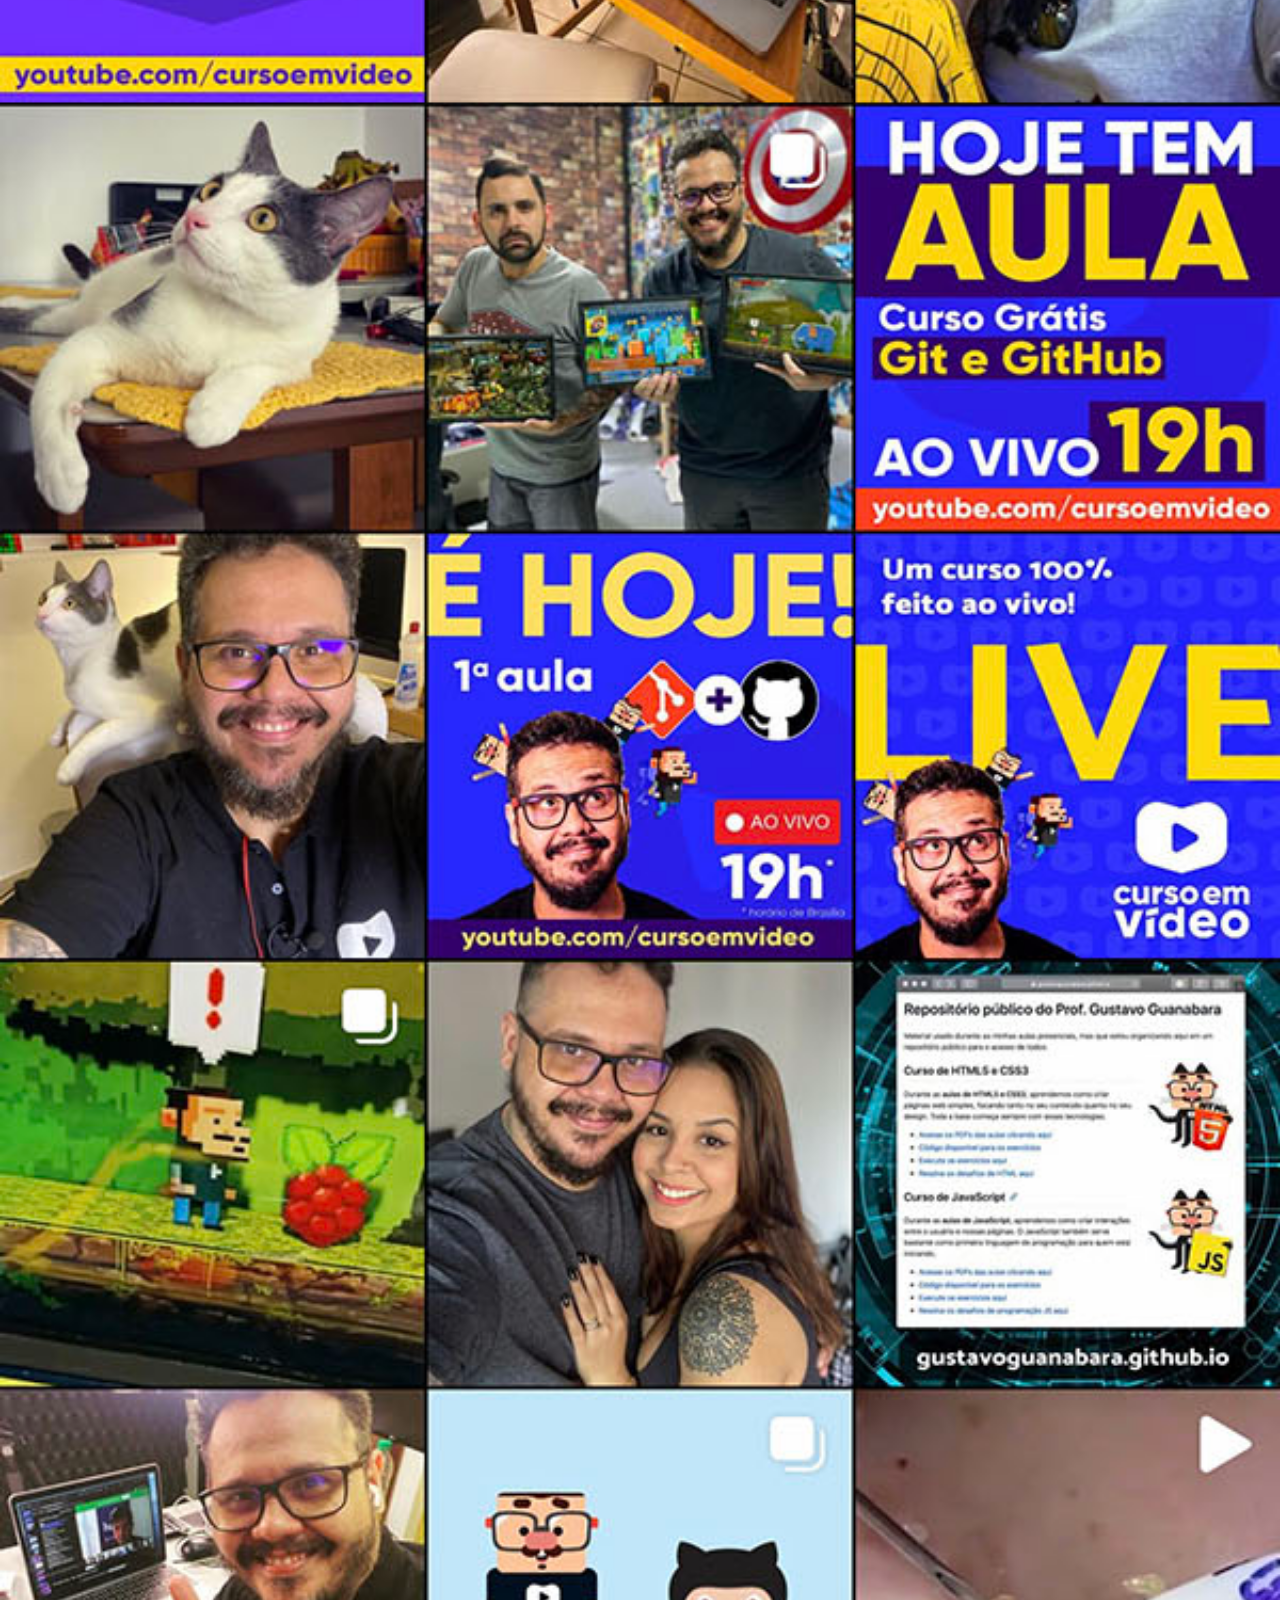
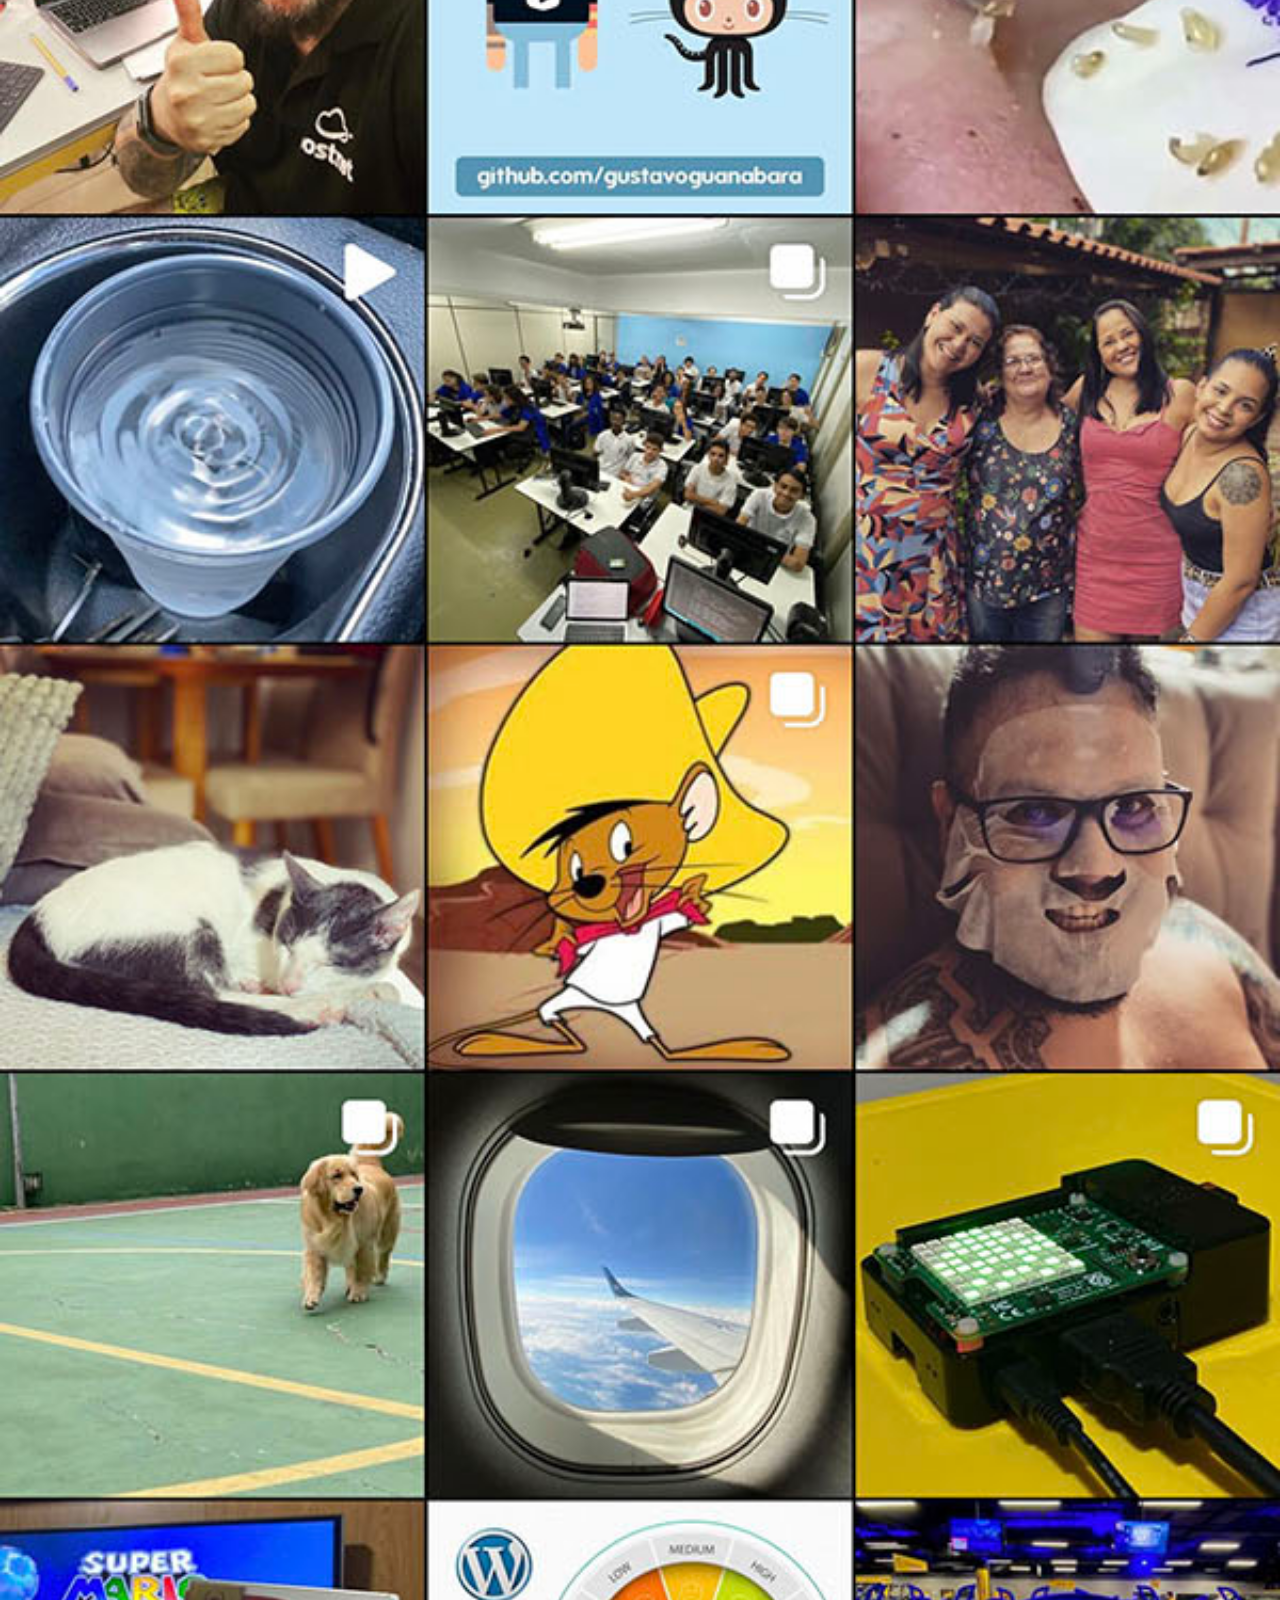
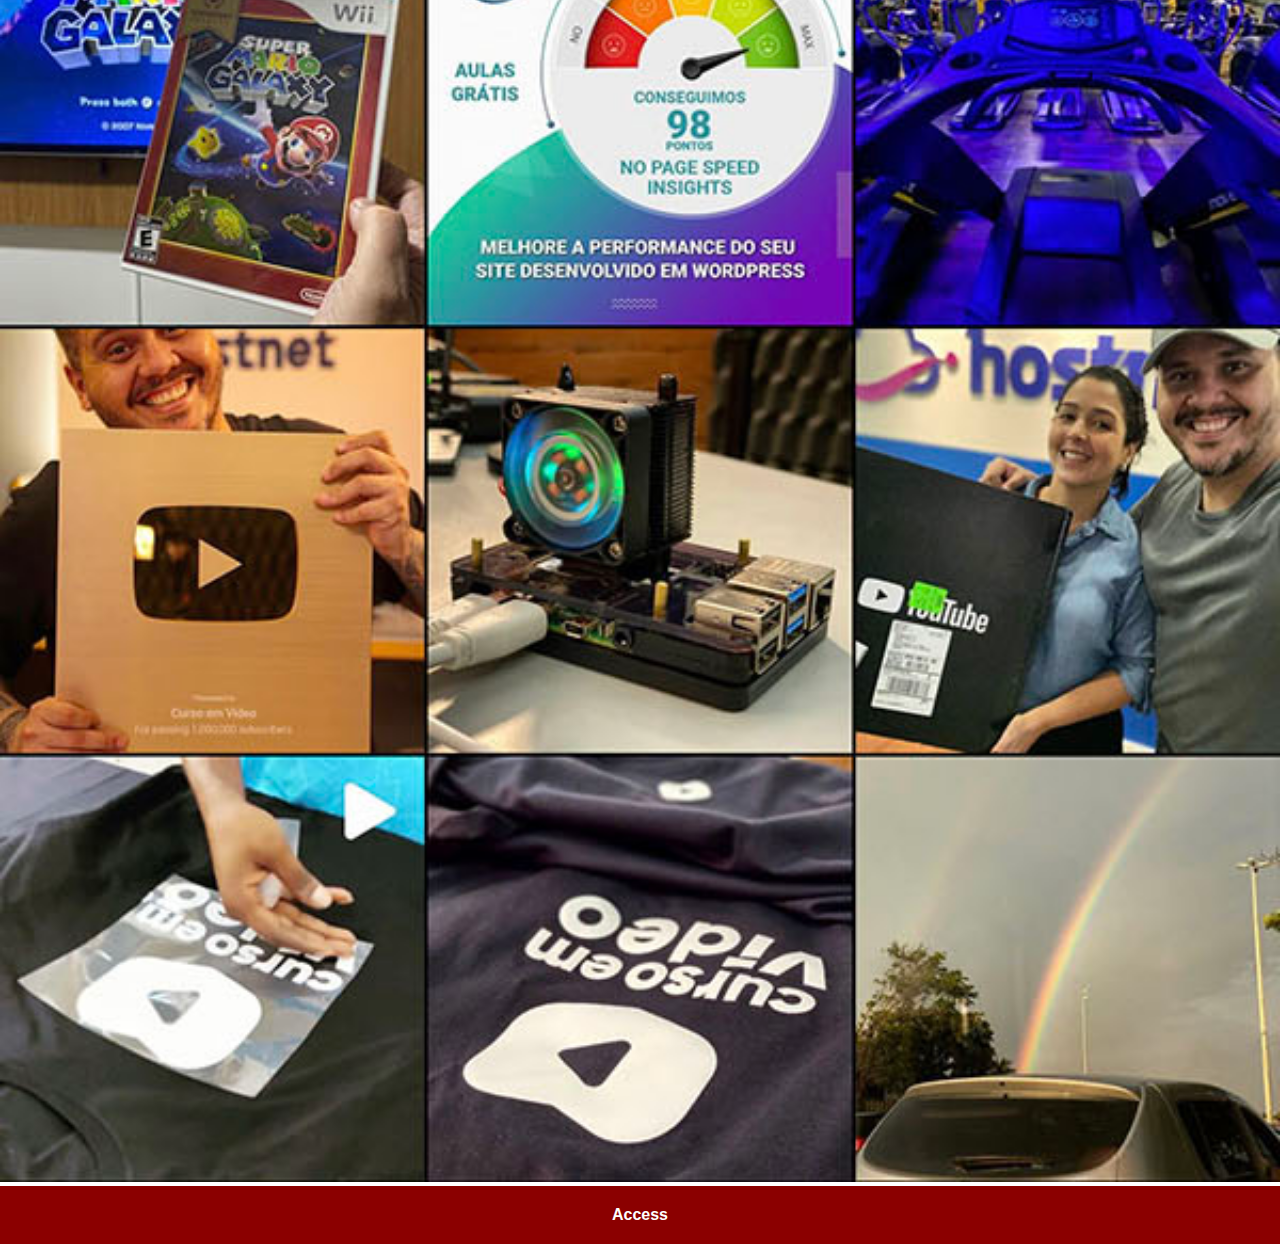
<file: instagram.html>
<!DOCTYPE html>
<html lang="en">
<head>
   <meta charset="UTF-8">
   <meta http-equiv="X-UA-Compatible" content="IE=edge">
   <meta name="viewport" content="width=device-width, initial-scale=1.0">
   <title>Instagram</title>
   <link rel="stylesheet" href="estilos/social.css">
</head>
<body>
   <img src="imagens/tela-instagram.jpg" alt="instagram">
   <a href="https://www.instagram.com/cursoemvideo" target="_blank">Access</a>
</body>
</html>
</file>
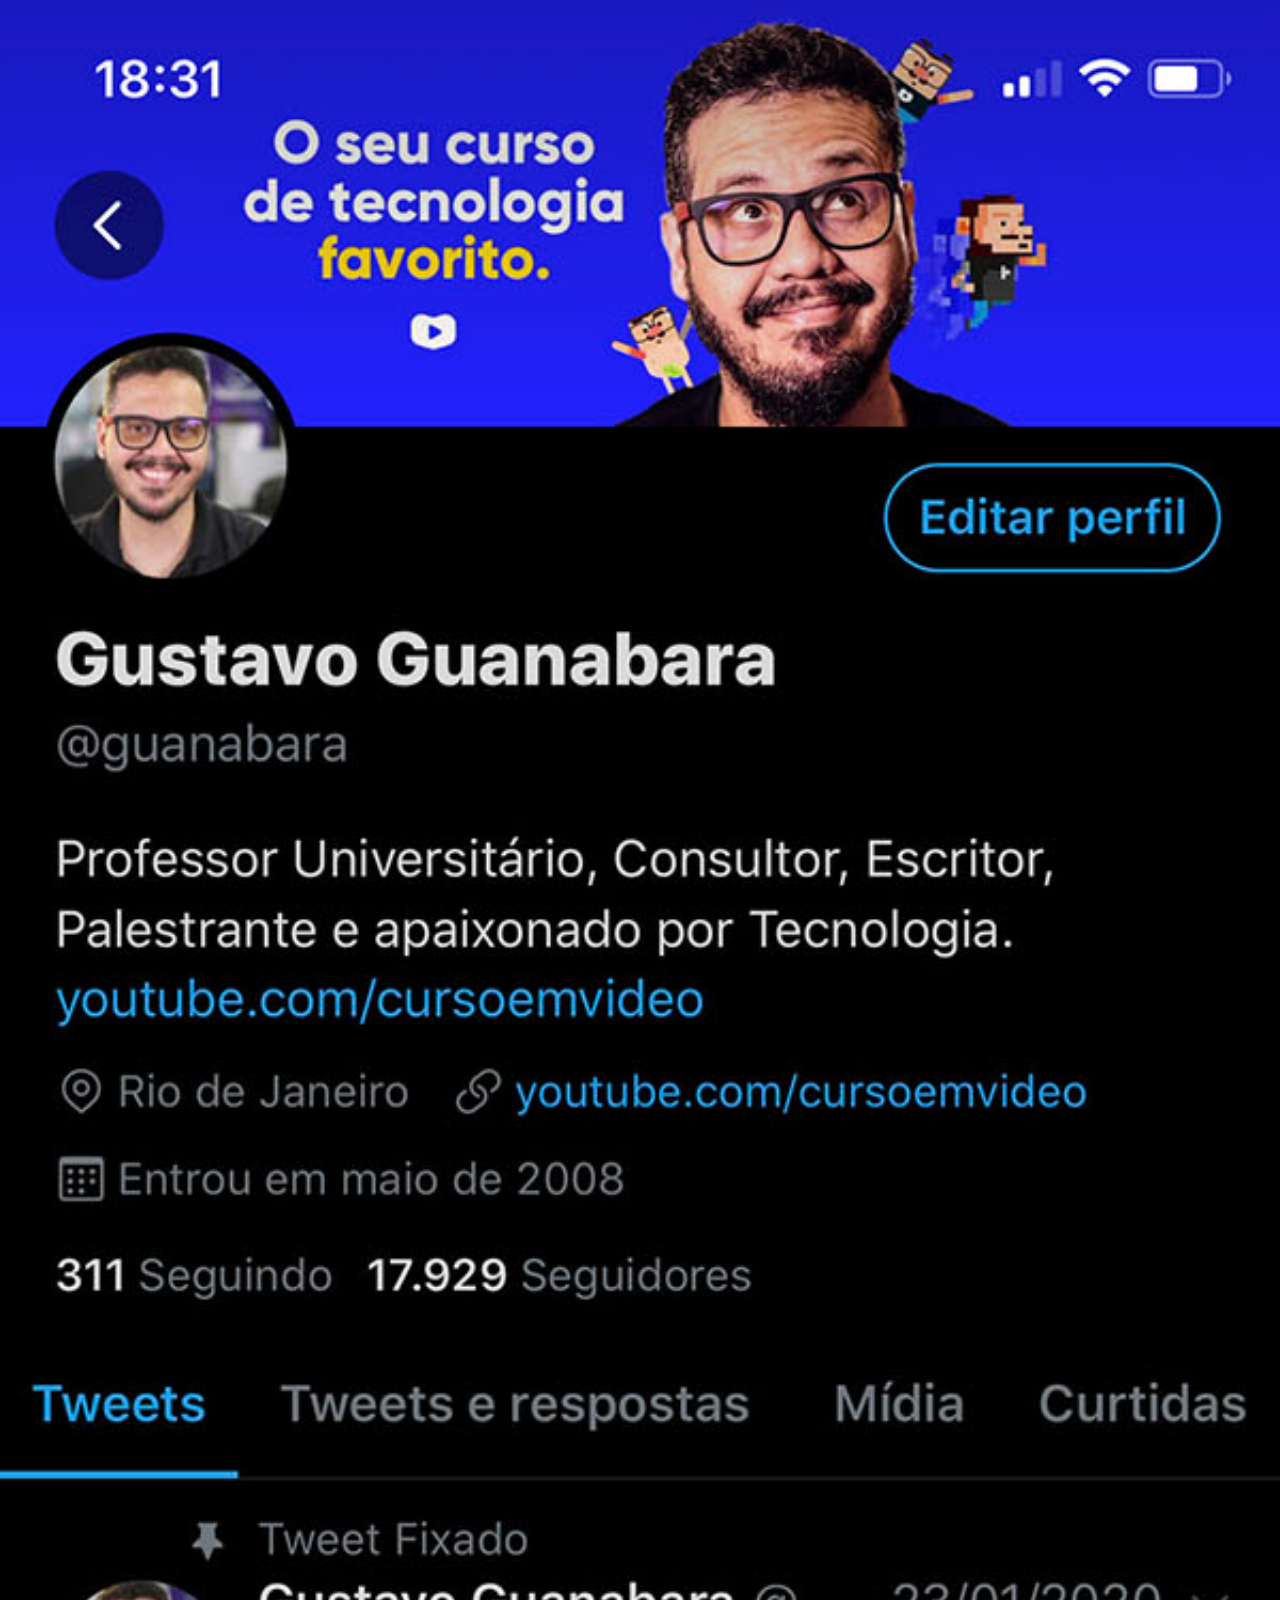
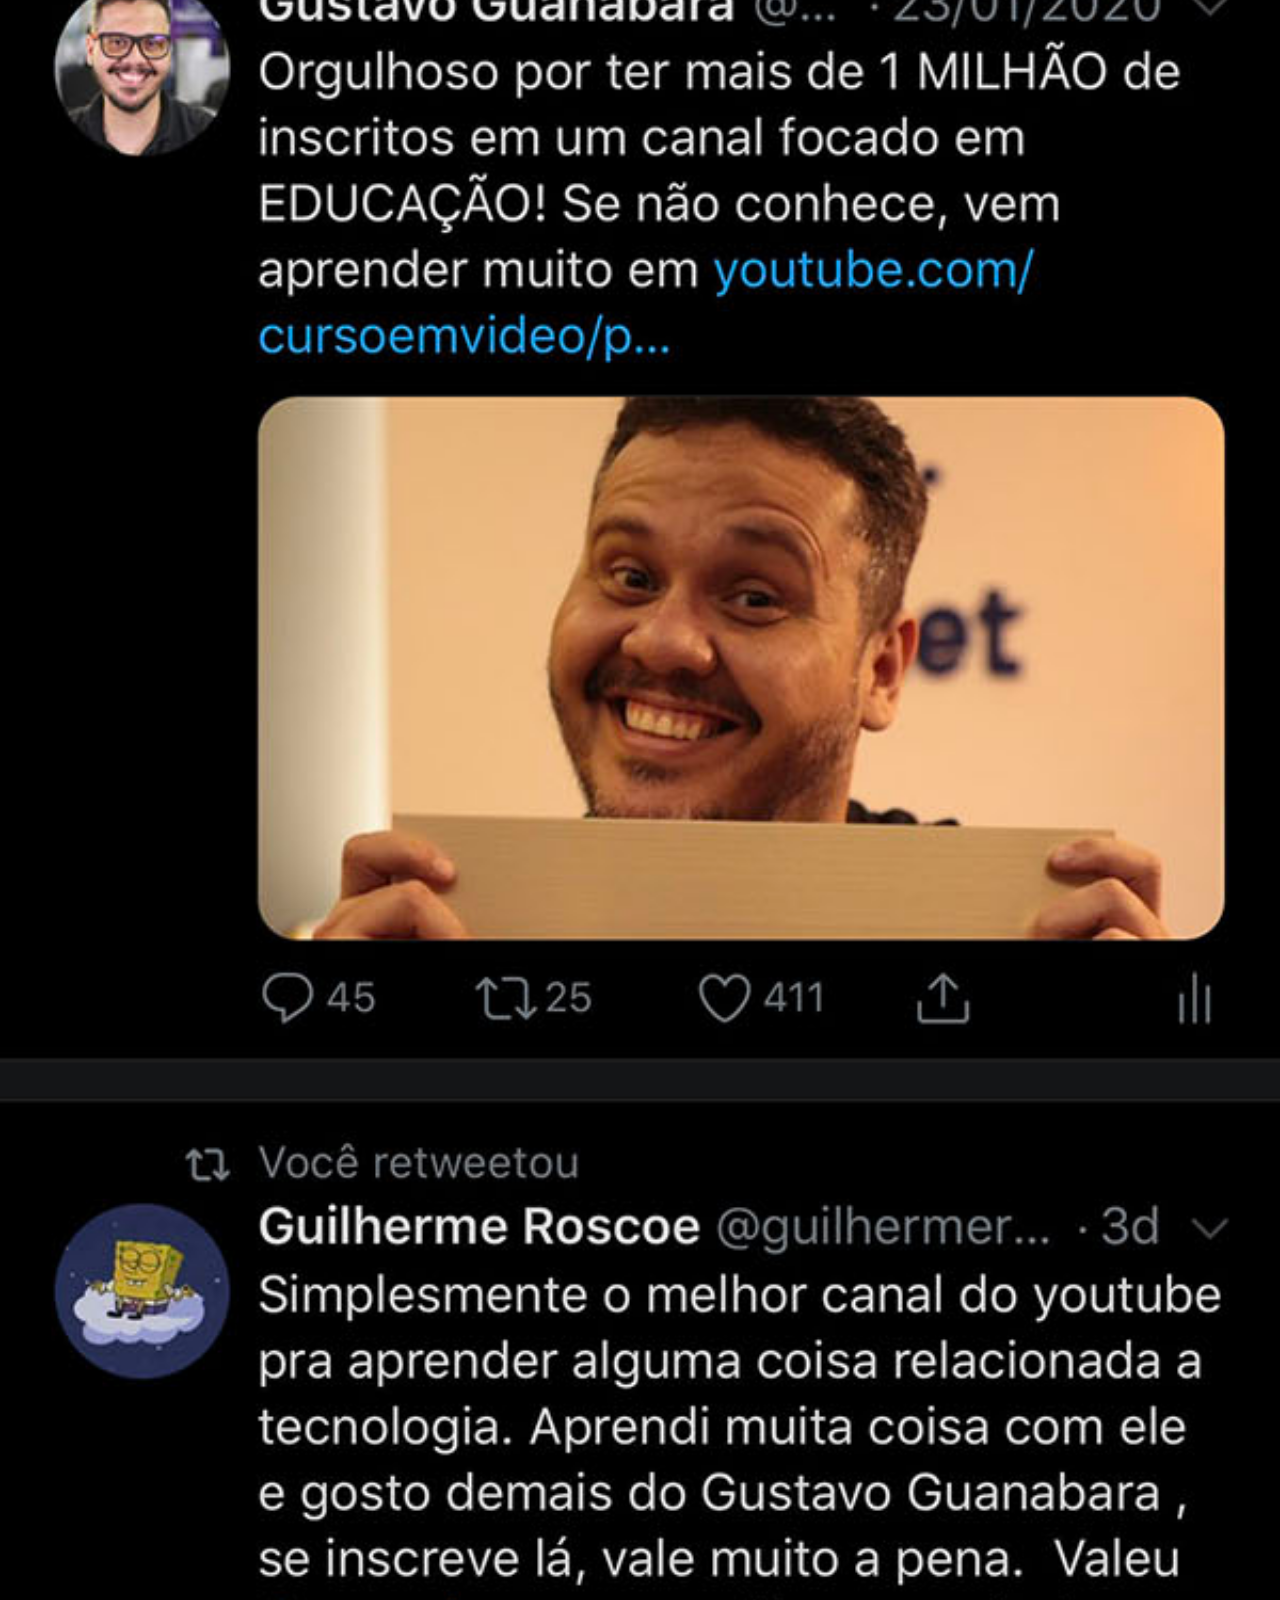
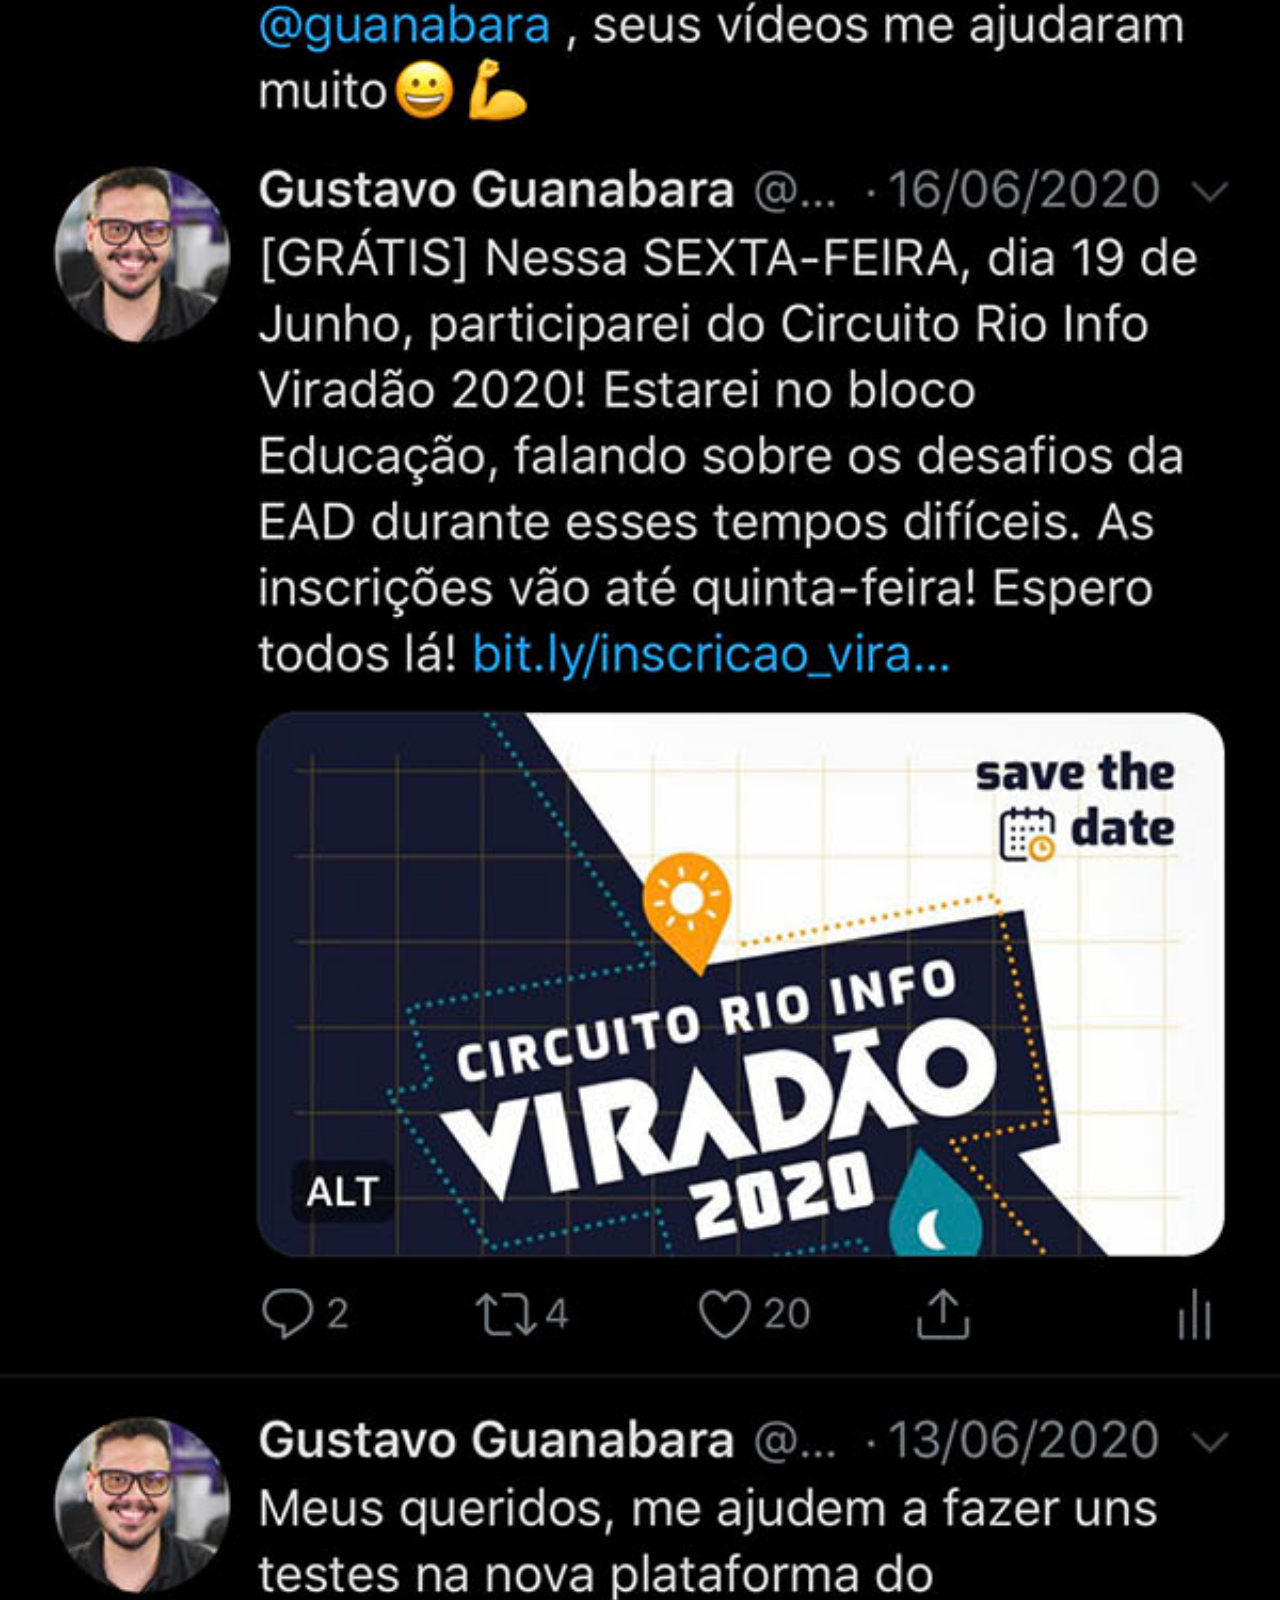
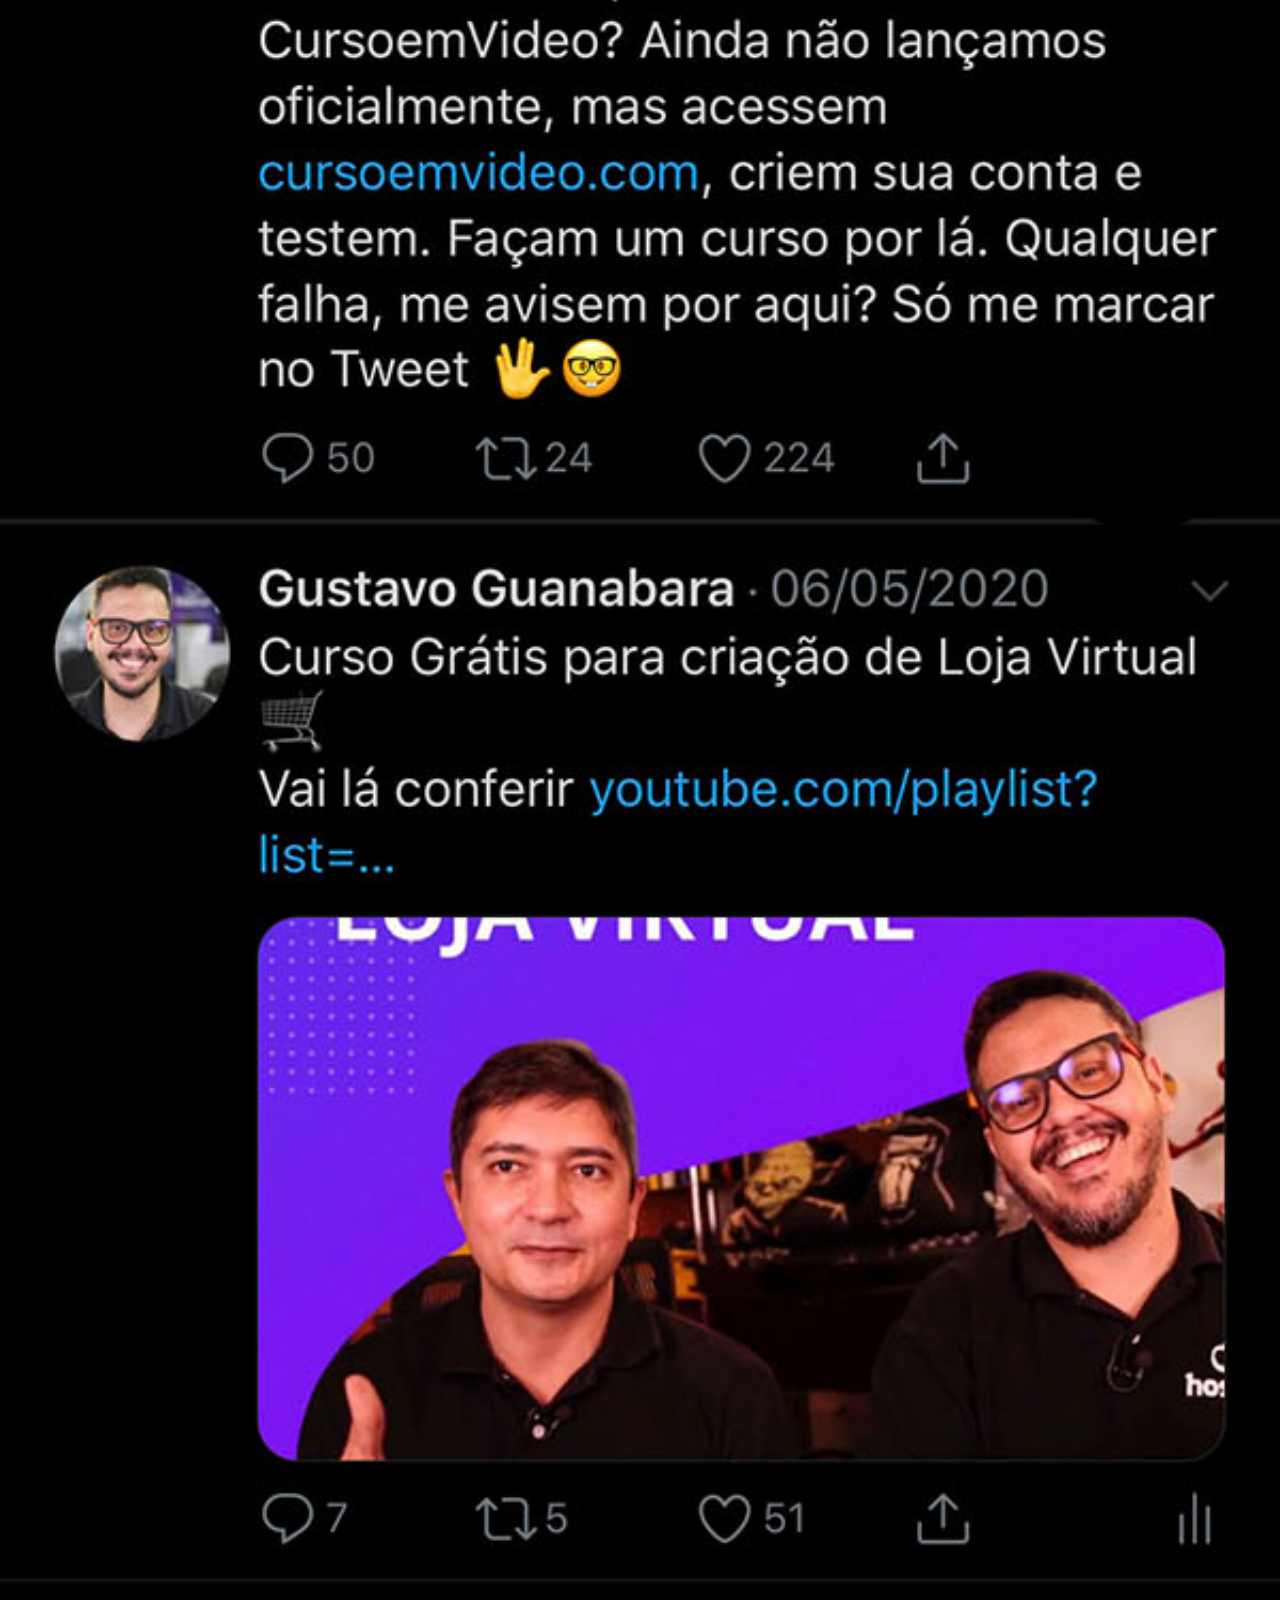
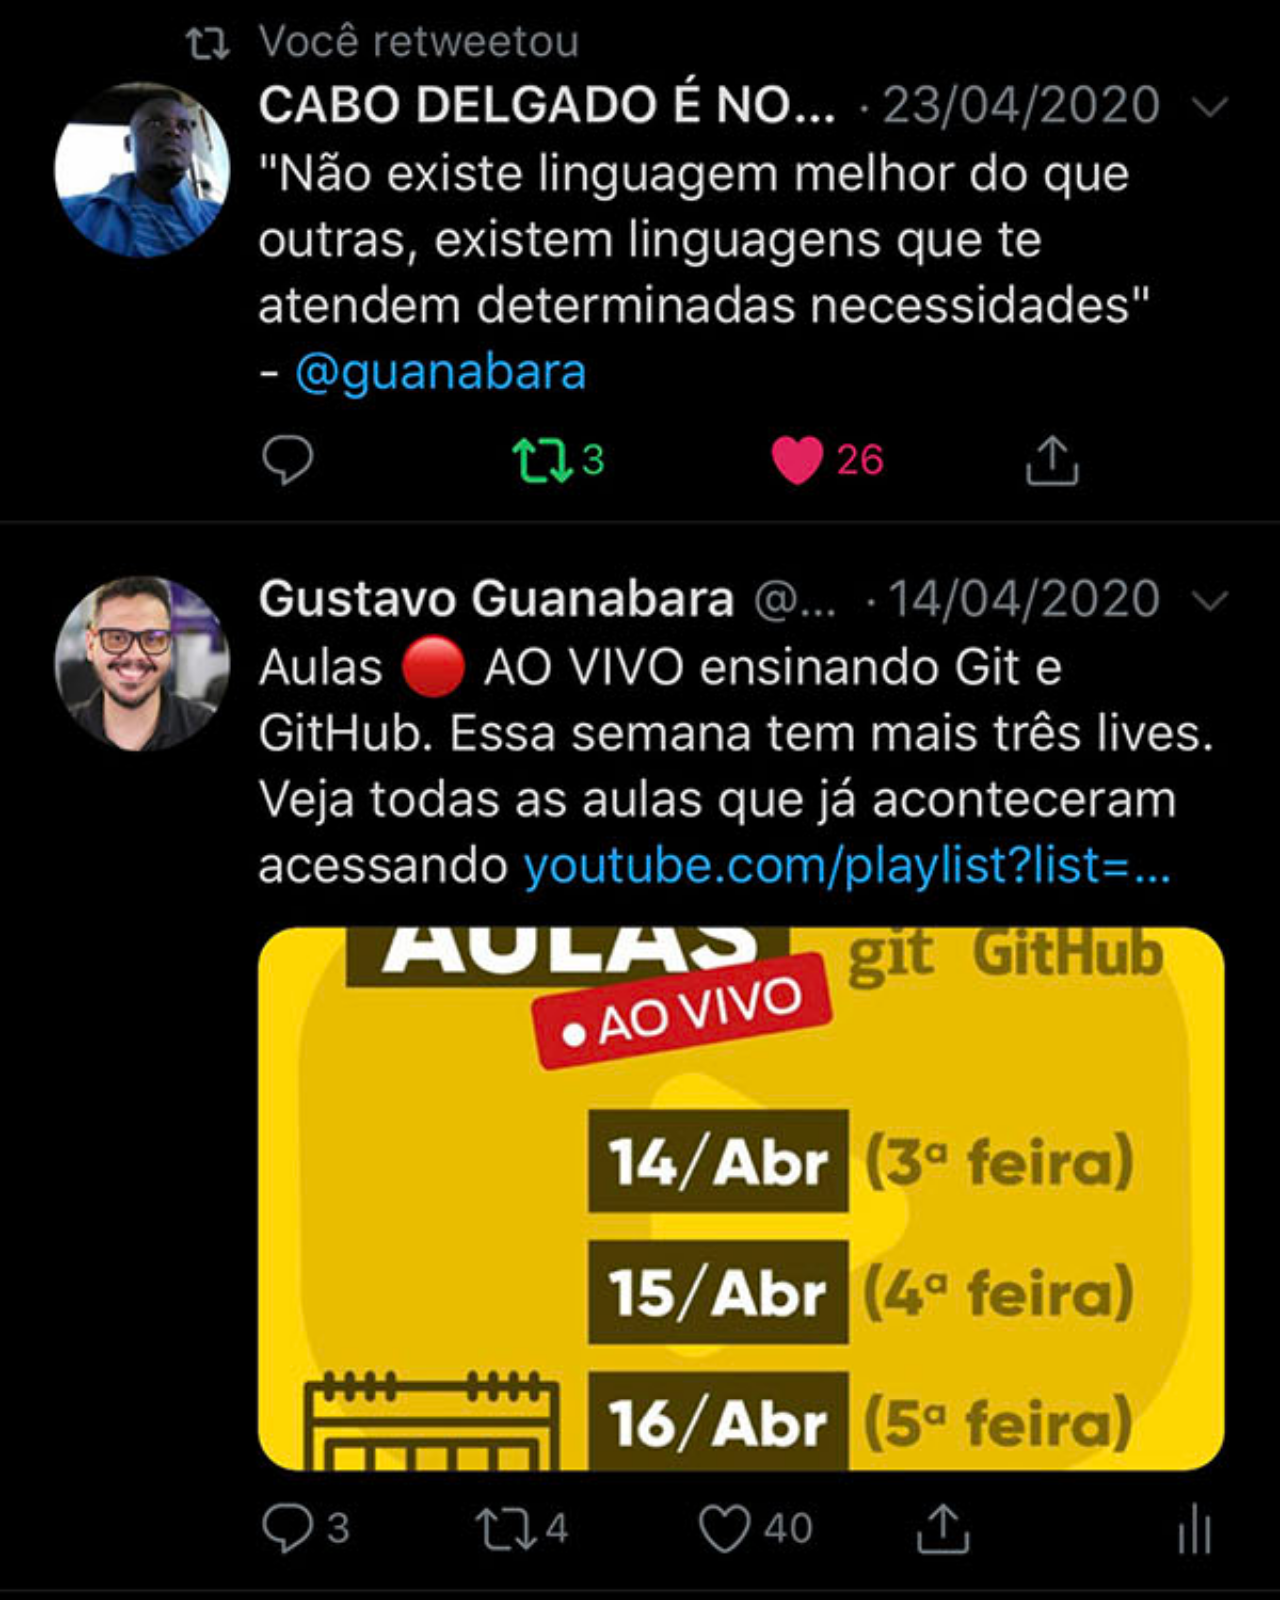
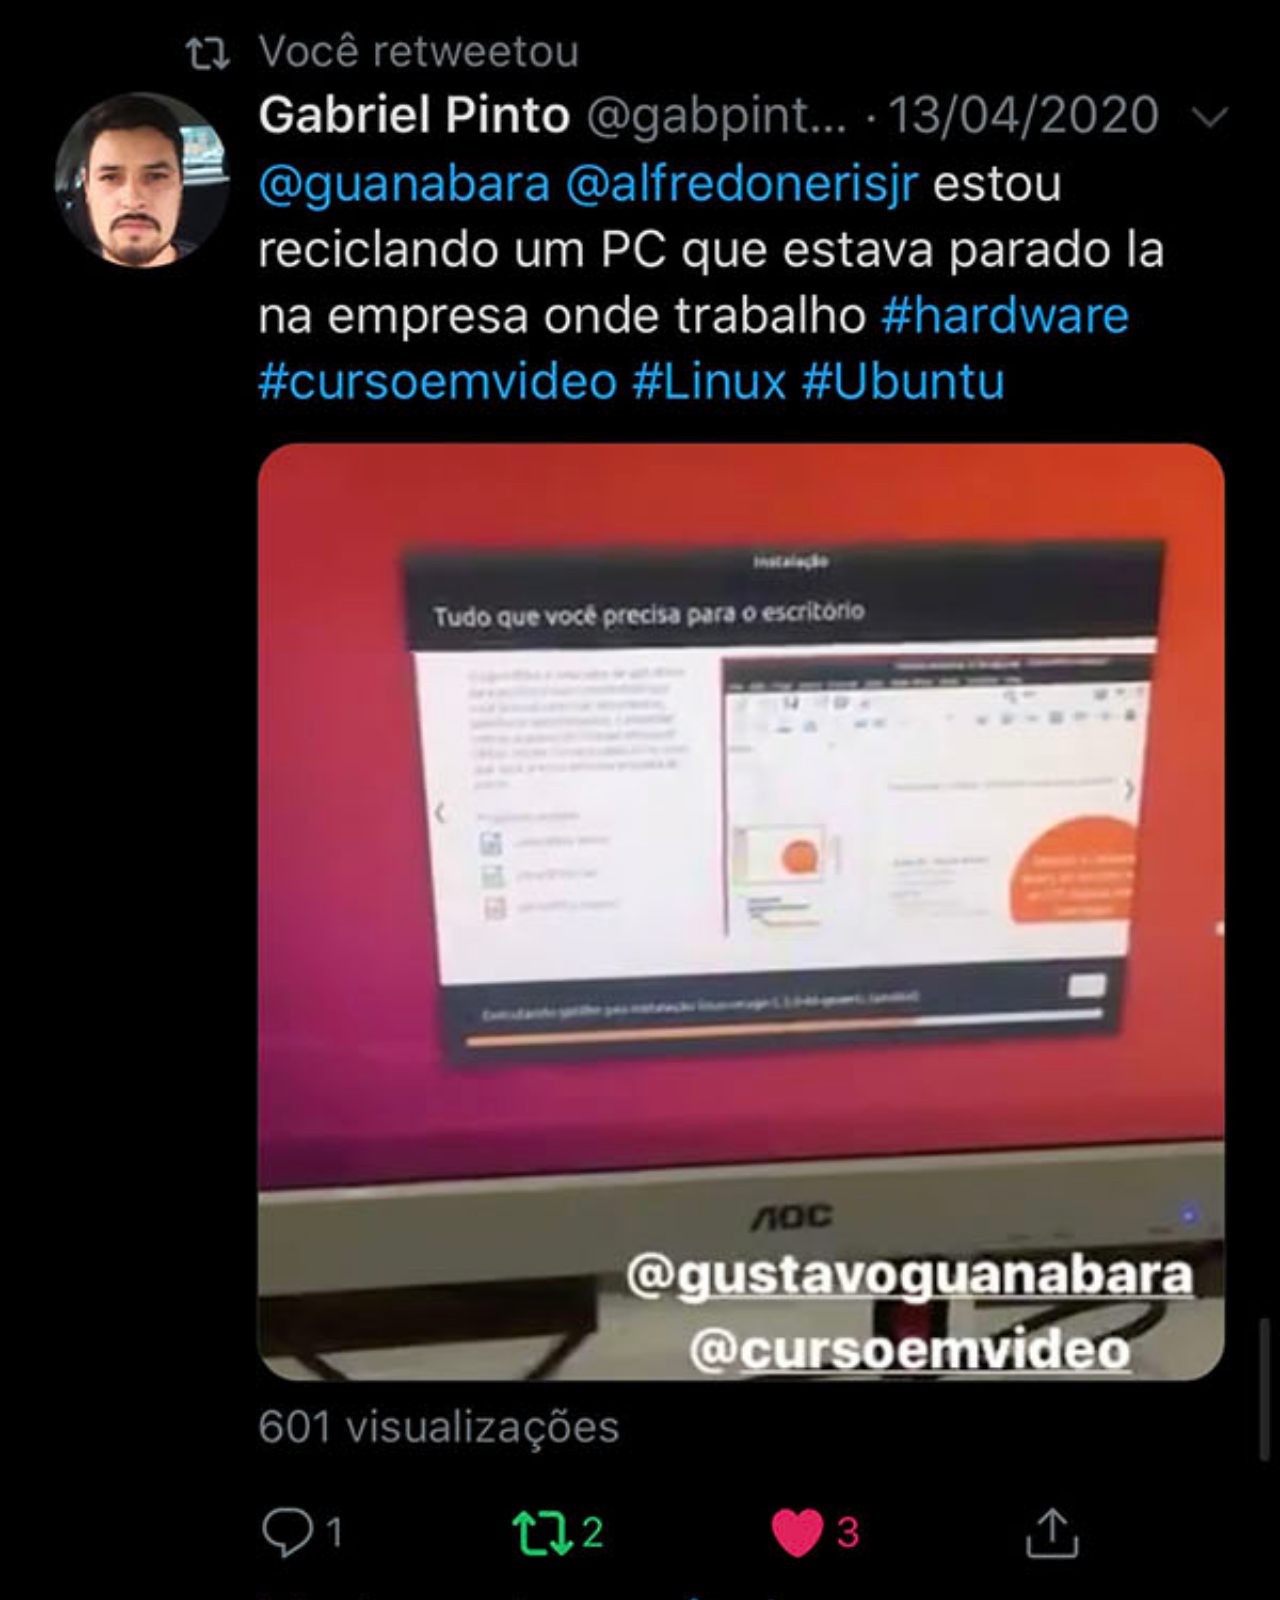
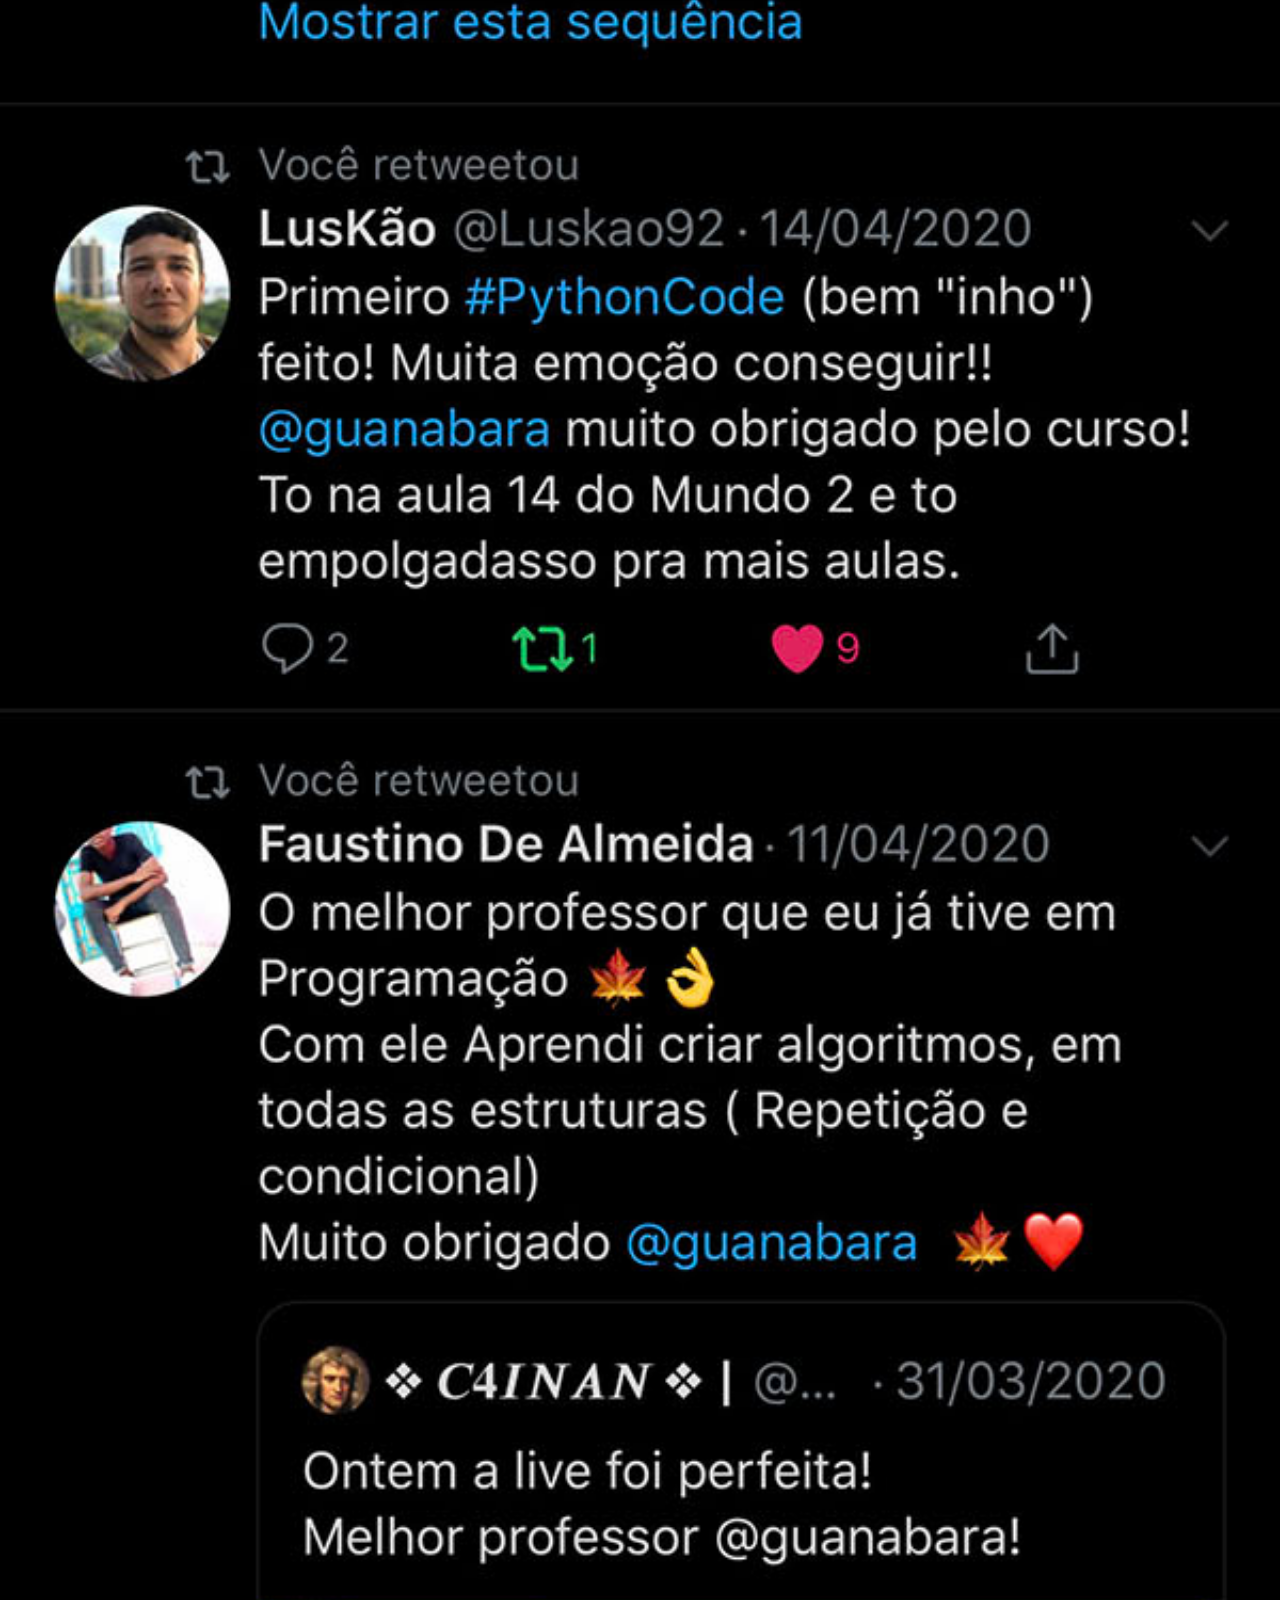
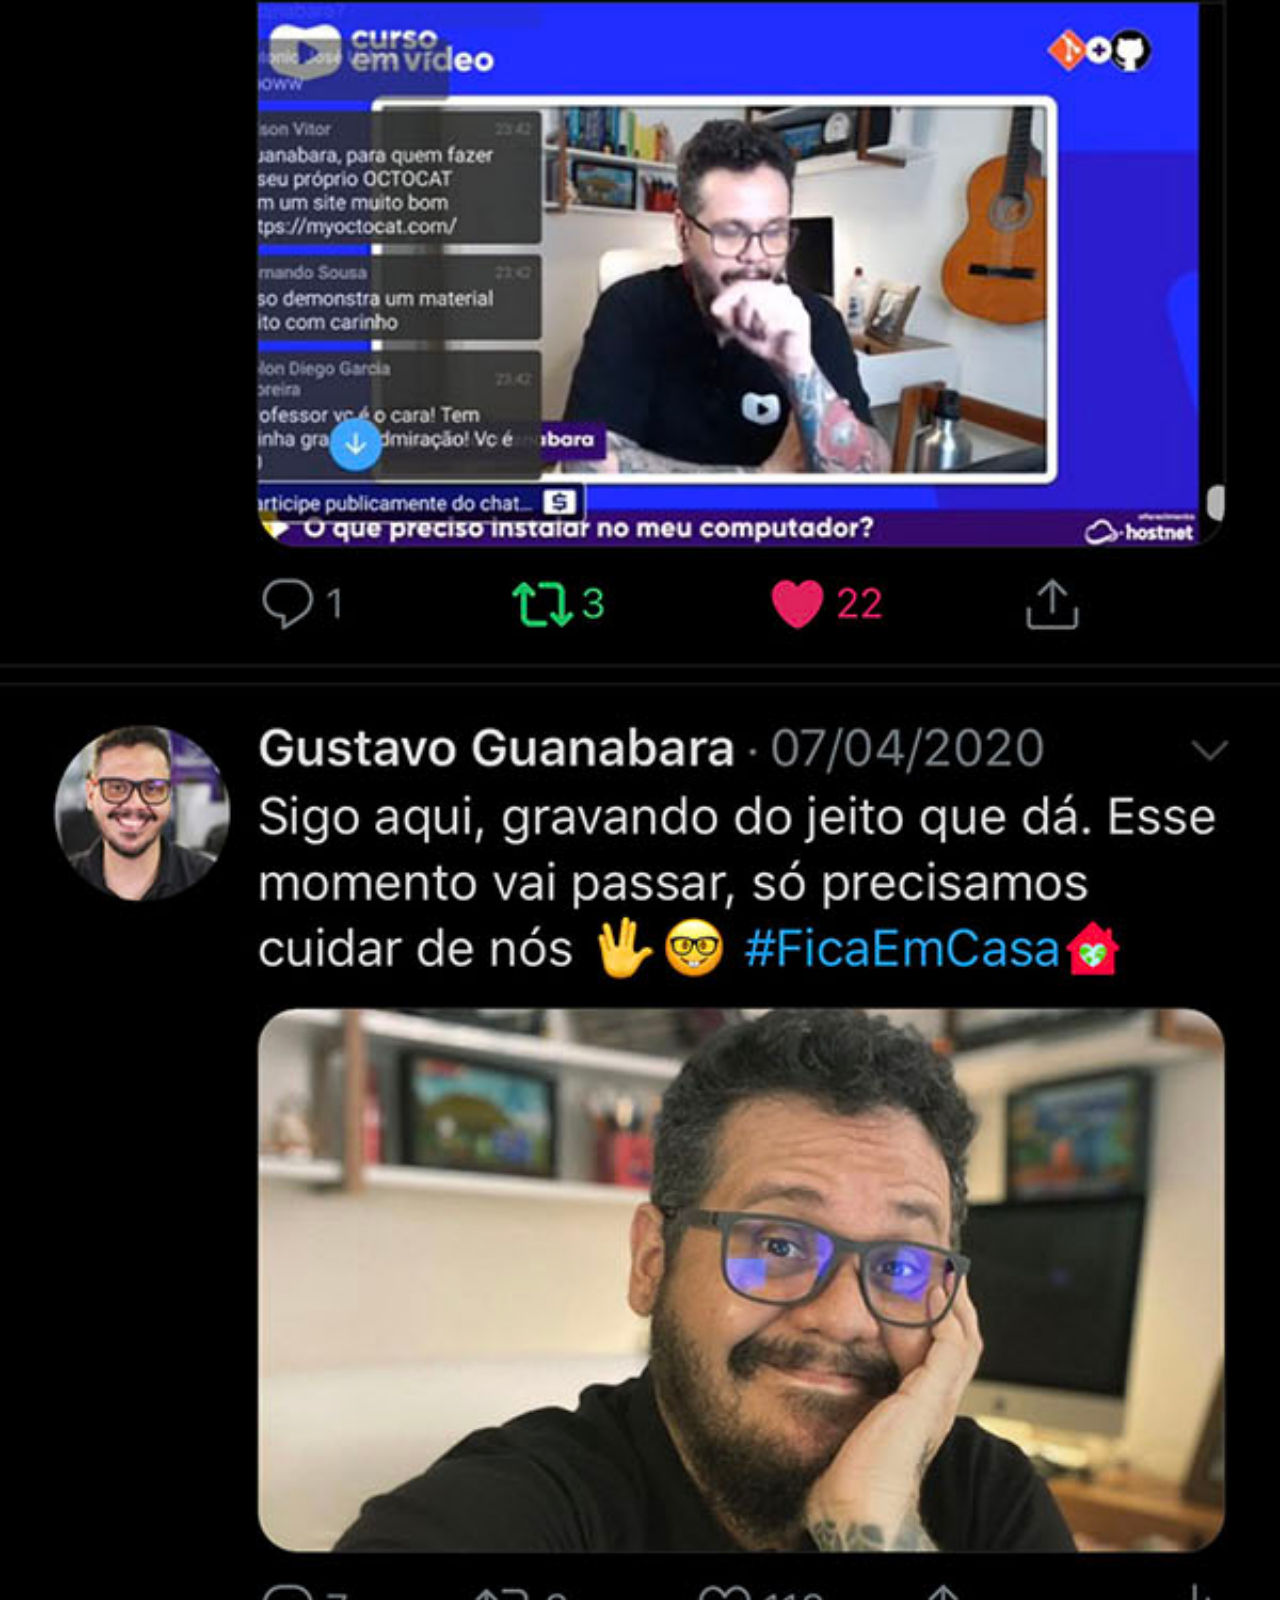
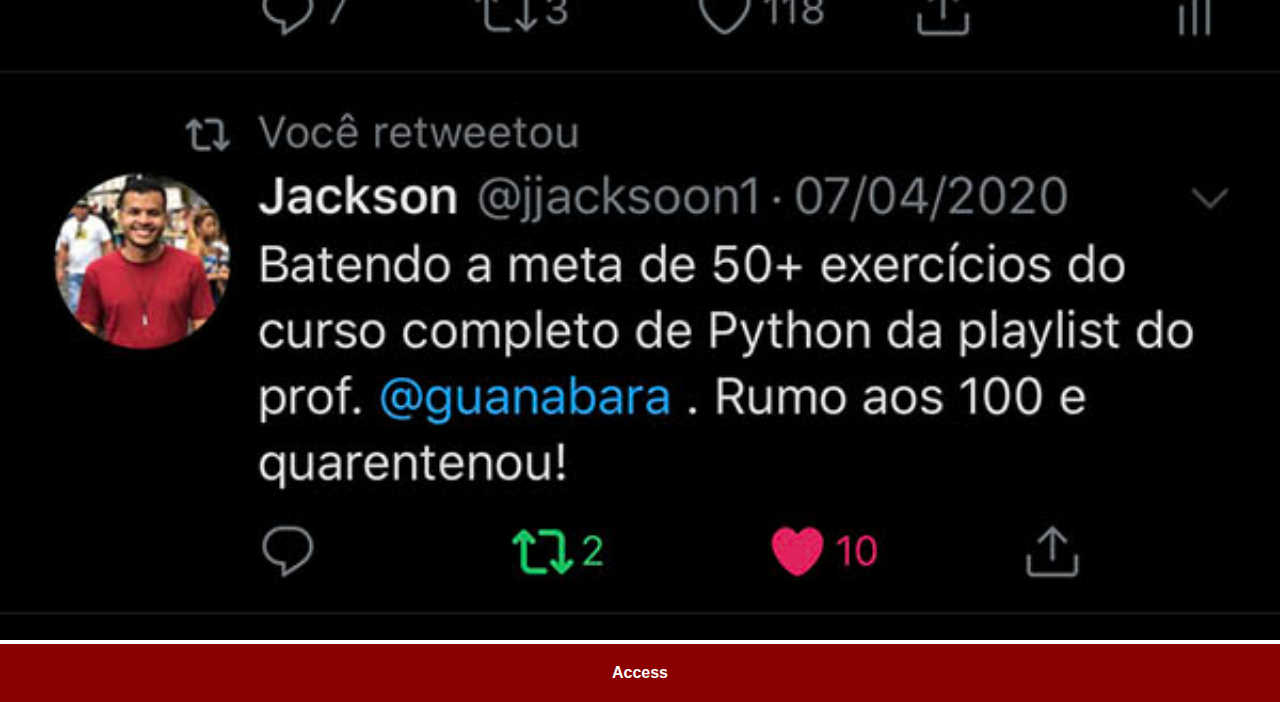
<file: twitter.html>
<!DOCTYPE html>
<html lang="en">
<head>
   <meta charset="UTF-8">
   <meta http-equiv="X-UA-Compatible" content="IE=edge">
   <meta name="viewport" content="width=device-width, initial-scale=1.0">
   <title>Twitter</title>
   <link rel="stylesheet" href="estilos/social.css">
</head>
<body>
   <img src="imagens/tela-twitter.jpg" alt="Twitter">
   <a href="https://www.twitter.com/guanabara" target="_blank">Access</a>
</body>
</html>
</file>
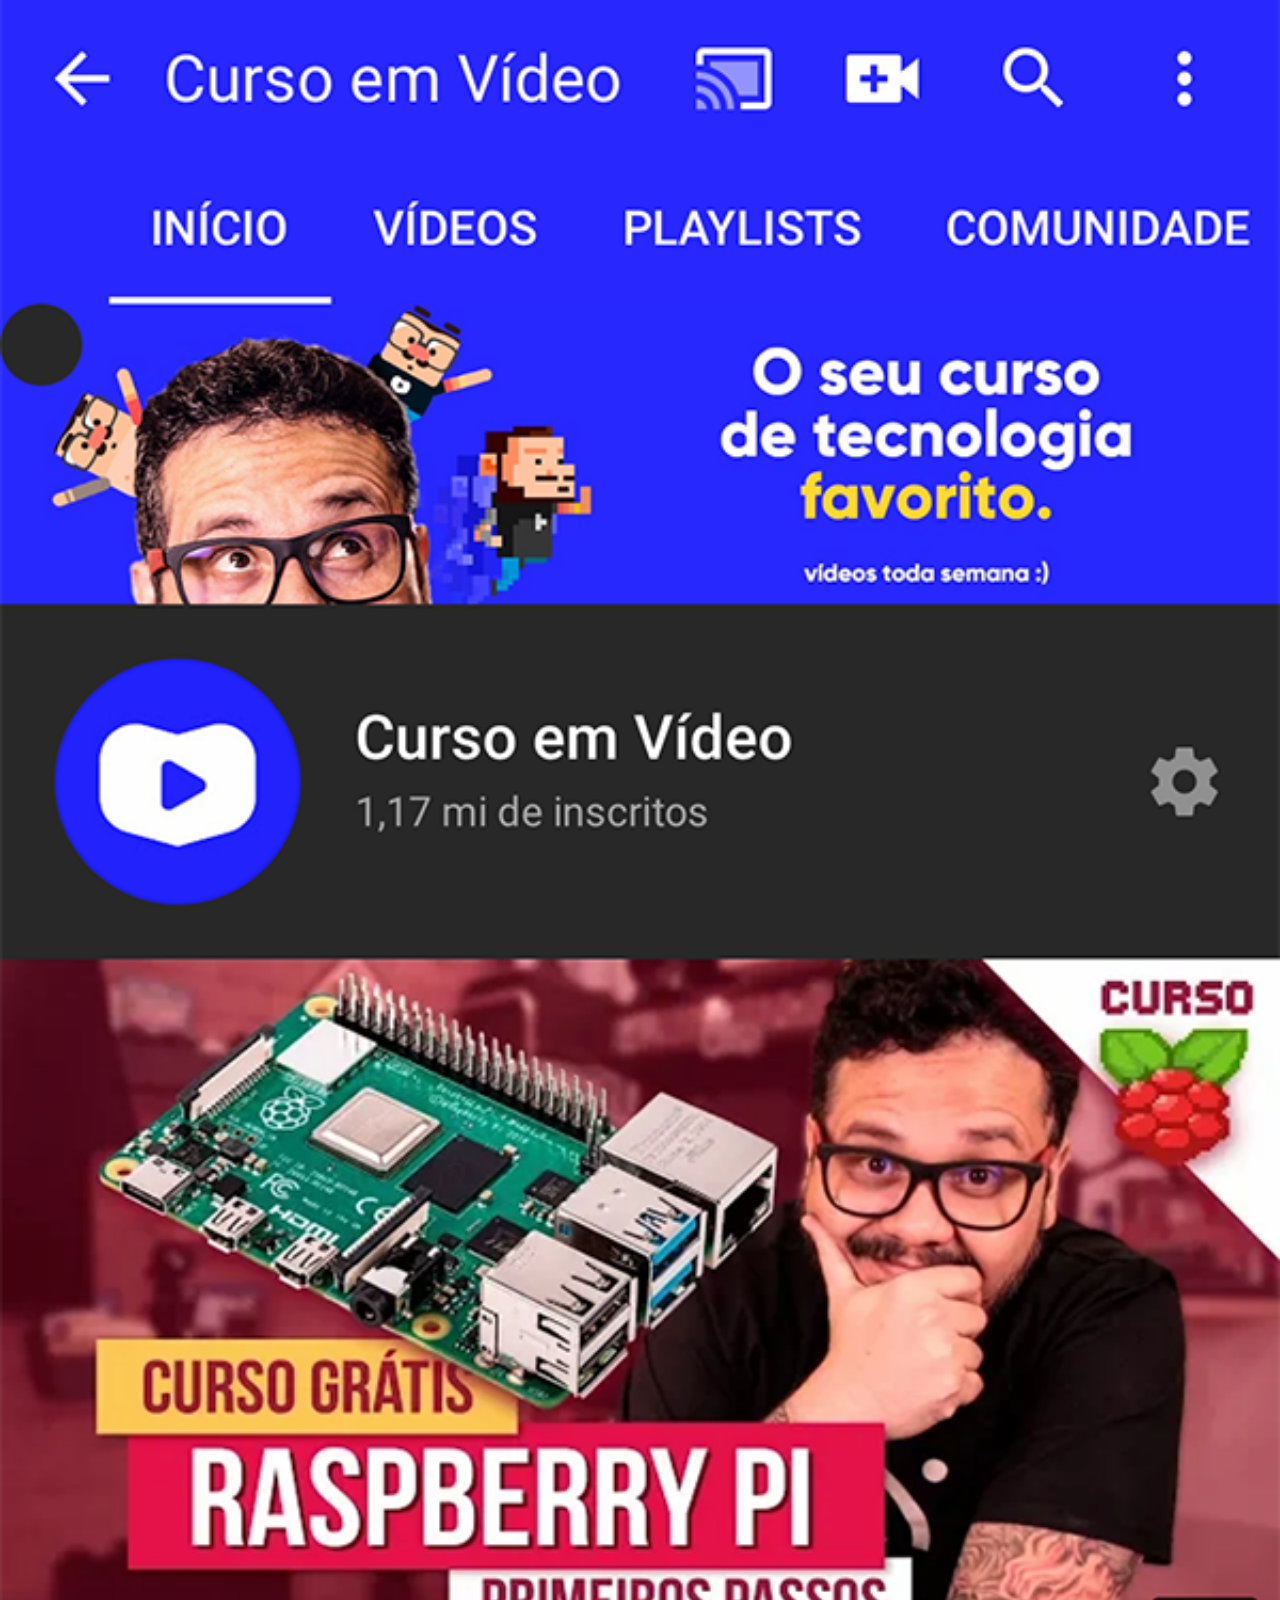
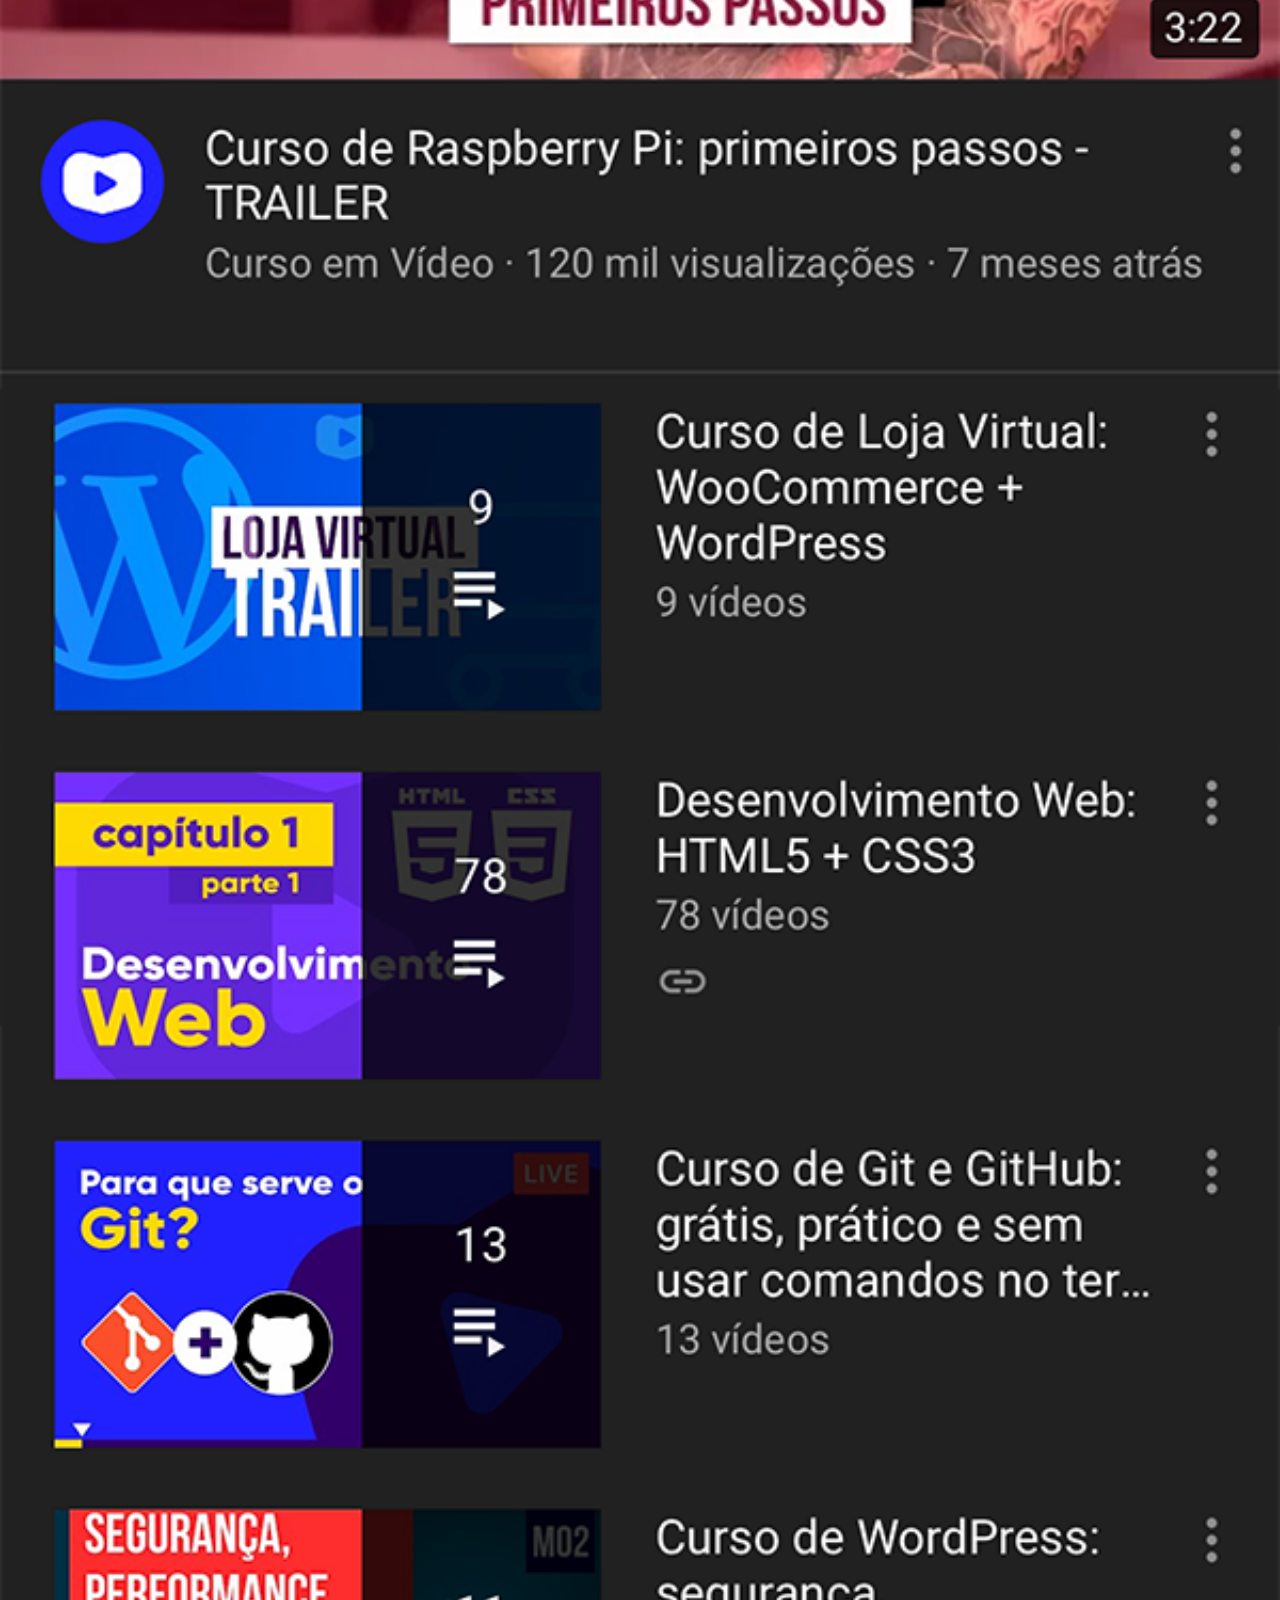
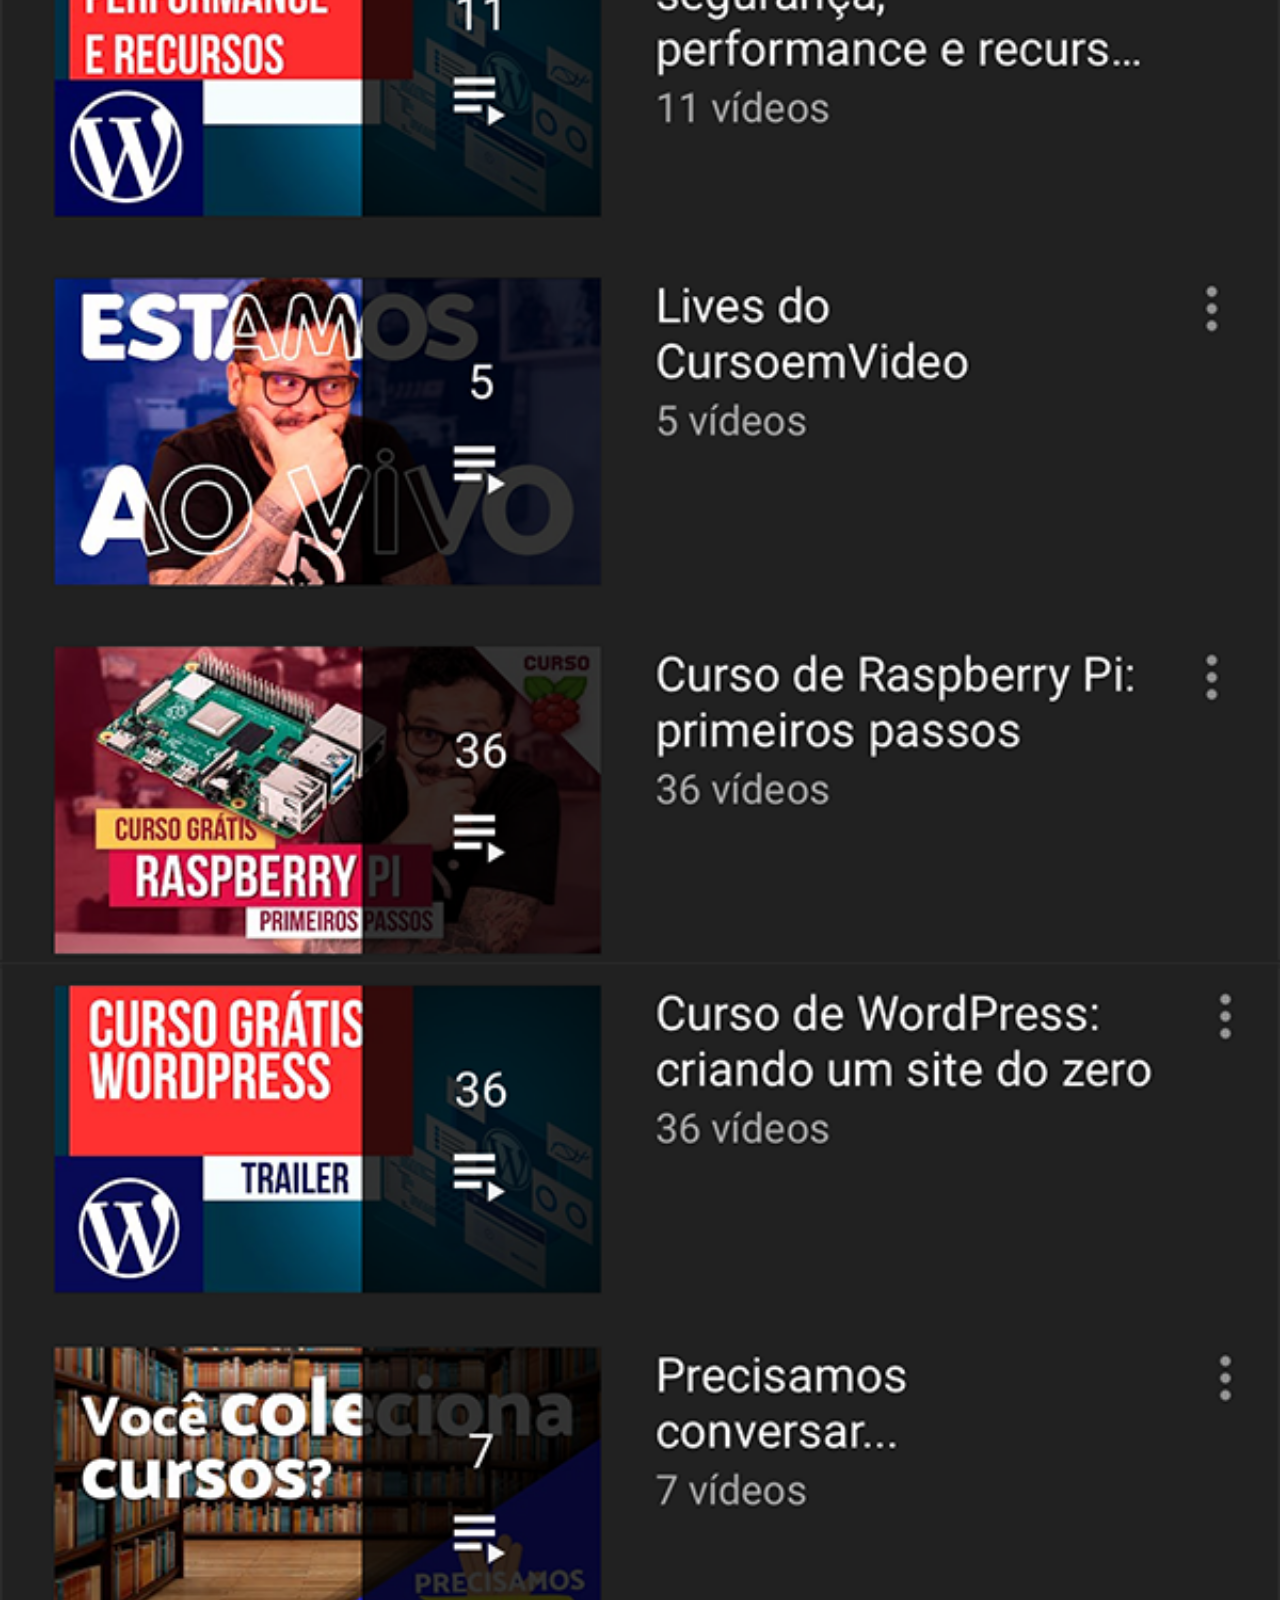
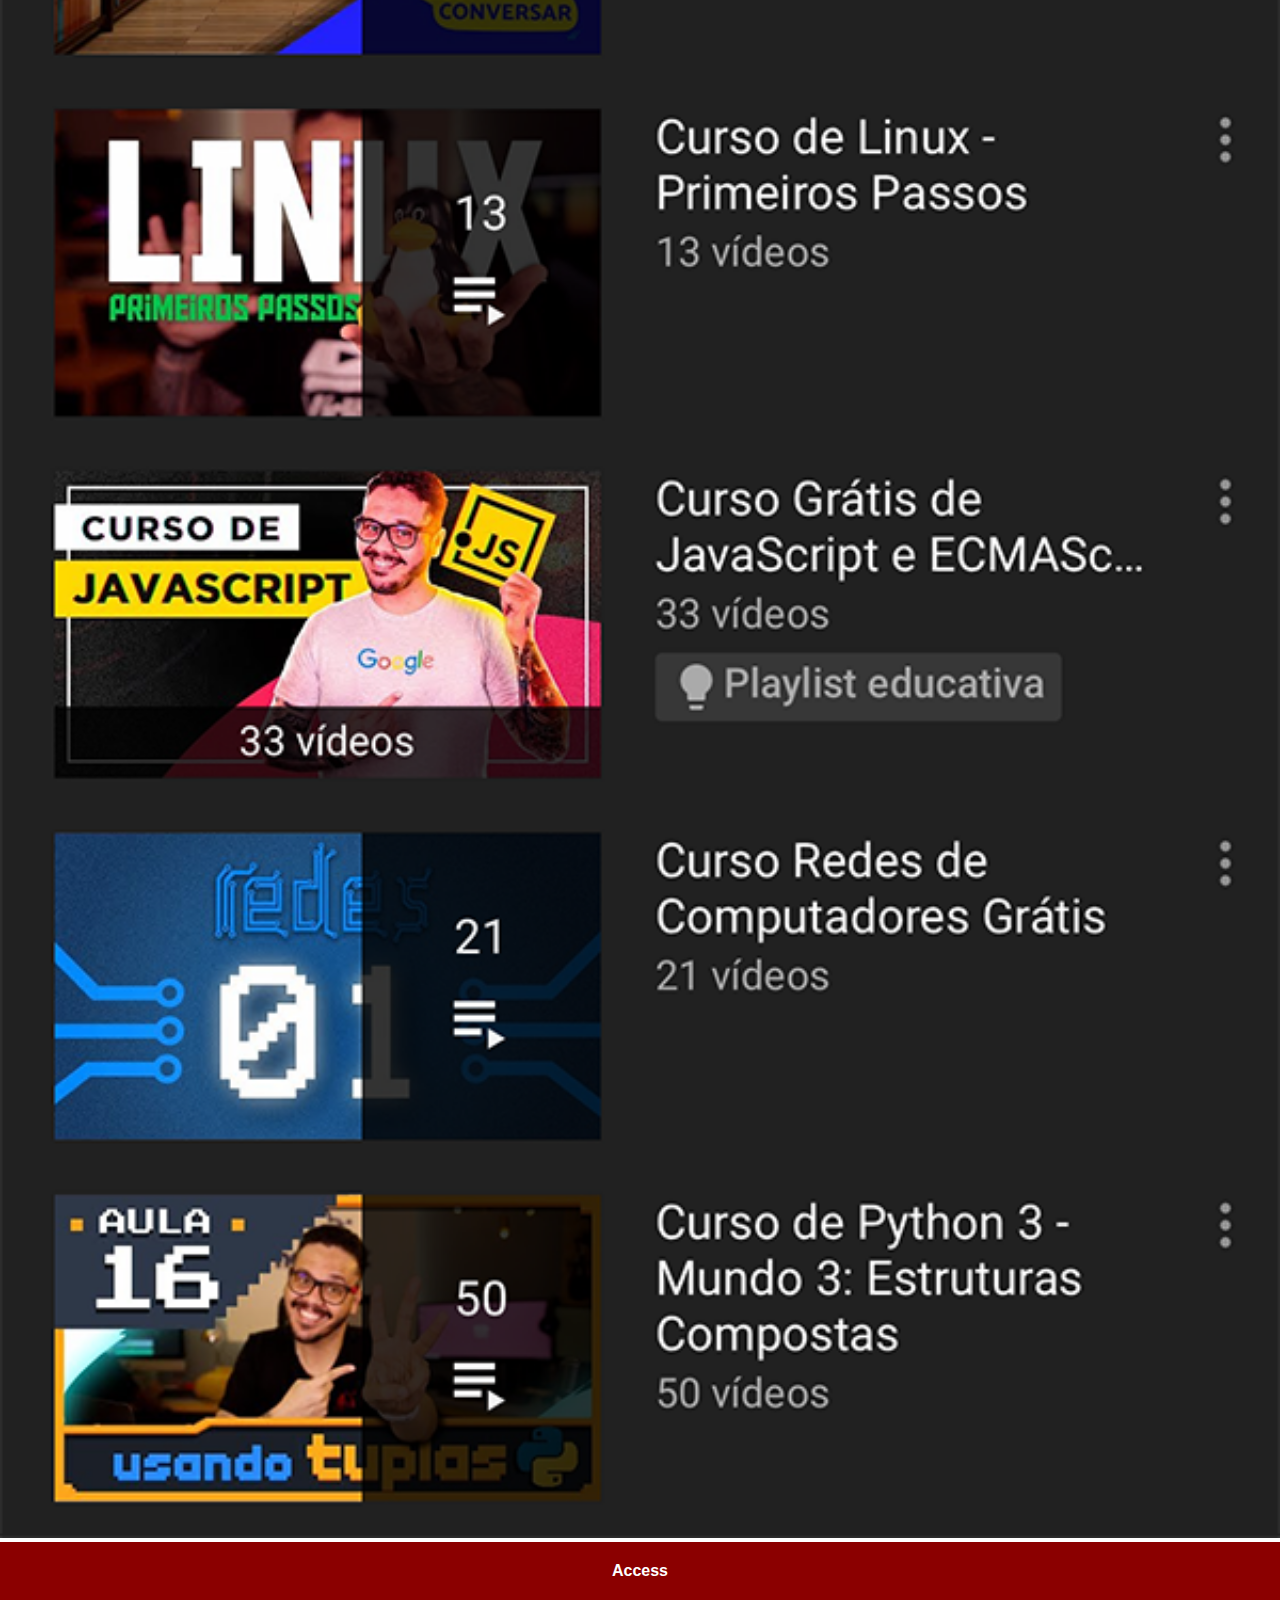
<file: youtube.html>
<!DOCTYPE html>
<html lang="en">
<head>
   <meta charset="UTF-8">
   <meta http-equiv="X-UA-Compatible" content="IE=edge">
   <meta name="viewport" content="width=device-width, initial-scale=1.0">
   <title>Youtube</title>
   <style>
      *{
         margin: 0;
         padding: 0;
         font-family: Arial, Helvetica, sans-serif;
      }

      ::-webkit-scrollbar{
         width: 0px;
         height: 0px;
      }

      img{
         width: 100vw;
      }

      a{
         display: block;
         background-color: darkred;
         padding: 20px;
         text-align: center;
         font-weight: bolder;
         text-decoration: none;
         color: white;
      }
   </style>
</head>
<body>
   <img src="imagens/tela-youtube.png" alt="Youtube">
   <a href="https://www.youtube.com/cursoemvideo/playlists" target="_blank">Access</a>
</body>
</html>
</file>
<file: estilos/style.css>
@charset "UTF-8";

*{
   margin: 0;
   padding: 0;
   box-sizing: border-box;
   font-family: Arial, Helvetica, sans-serif;
}

html,body{
   height: 100vh;
   width: 100vw;
   background-color: black;
}

body{
   background: url(../imagens/fundo-madeira.jpg) no-repeat top center;
   background-size: cover;
   background-attachment: fixed;
}

main{
   position: relative;
   height: 100vh;
   position: relative;
}

section#phone{
   position: absolute;
   top: 50%;
   left: 50%;
   transform: translate(-50%, -50%);
   height: 627px;
   width: 311px;
   background: url(../imagens/frame-iphone.png) no-repeat;
}

iframe#screen{
   position: relative;
   top: 80px;
   left: 22px;
   width: 267px;
   height: 471px;
}

section#social-media{
   text-align: right;
}

section#social-media img{
   width: 60px;
   margin: 10px;
   border-radius: 50%;
   box-shadow: 2px 2px 5px rgba(0, 0, 0, 0.400);
}

section#social-media img:hover{
   border: 2px solid rgba(2255, 255, 255, 0.637);
   transform: translate(-3px, -3px);
   box-shadow: 5px 5px 10px rgba(0, 0, 0, 0.623);
   transition: transform 0.3s, border 0.1s;
}
</file>
<file: estilos/social.css>
@charset "UTF-8";

*{
   margin: 0;
   padding: 0;
   font-family: Arial, Helvetica, sans-serif;
}

::-webkit-scrollbar{
   width: 0px;
   height: 0px;
}

img{
   width: 100vw;
}

a{
   display: block;
   background-color: darkred;
   padding: 20px;
   text-align: center;
   font-weight: bolder;
   text-decoration: none;
   color: white;
}

a:hover{
   background-color: red;
}
</file>
